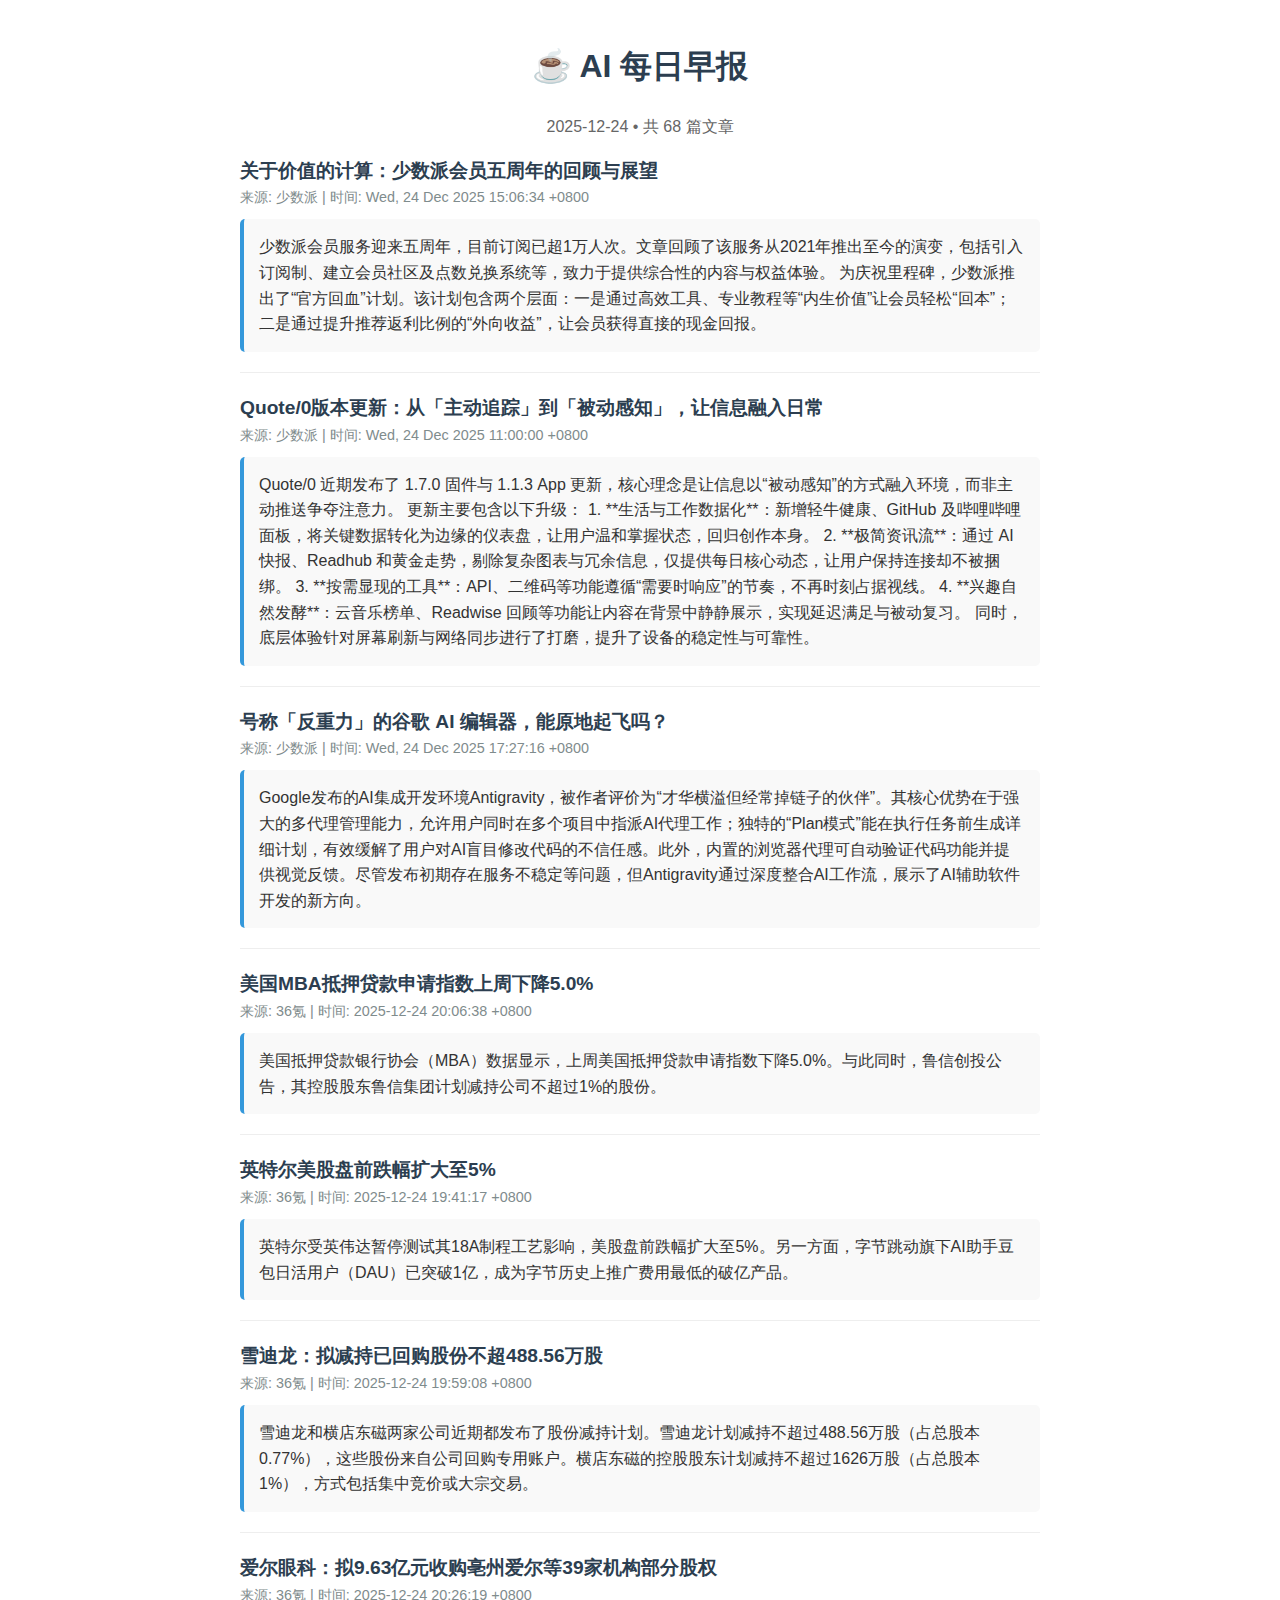
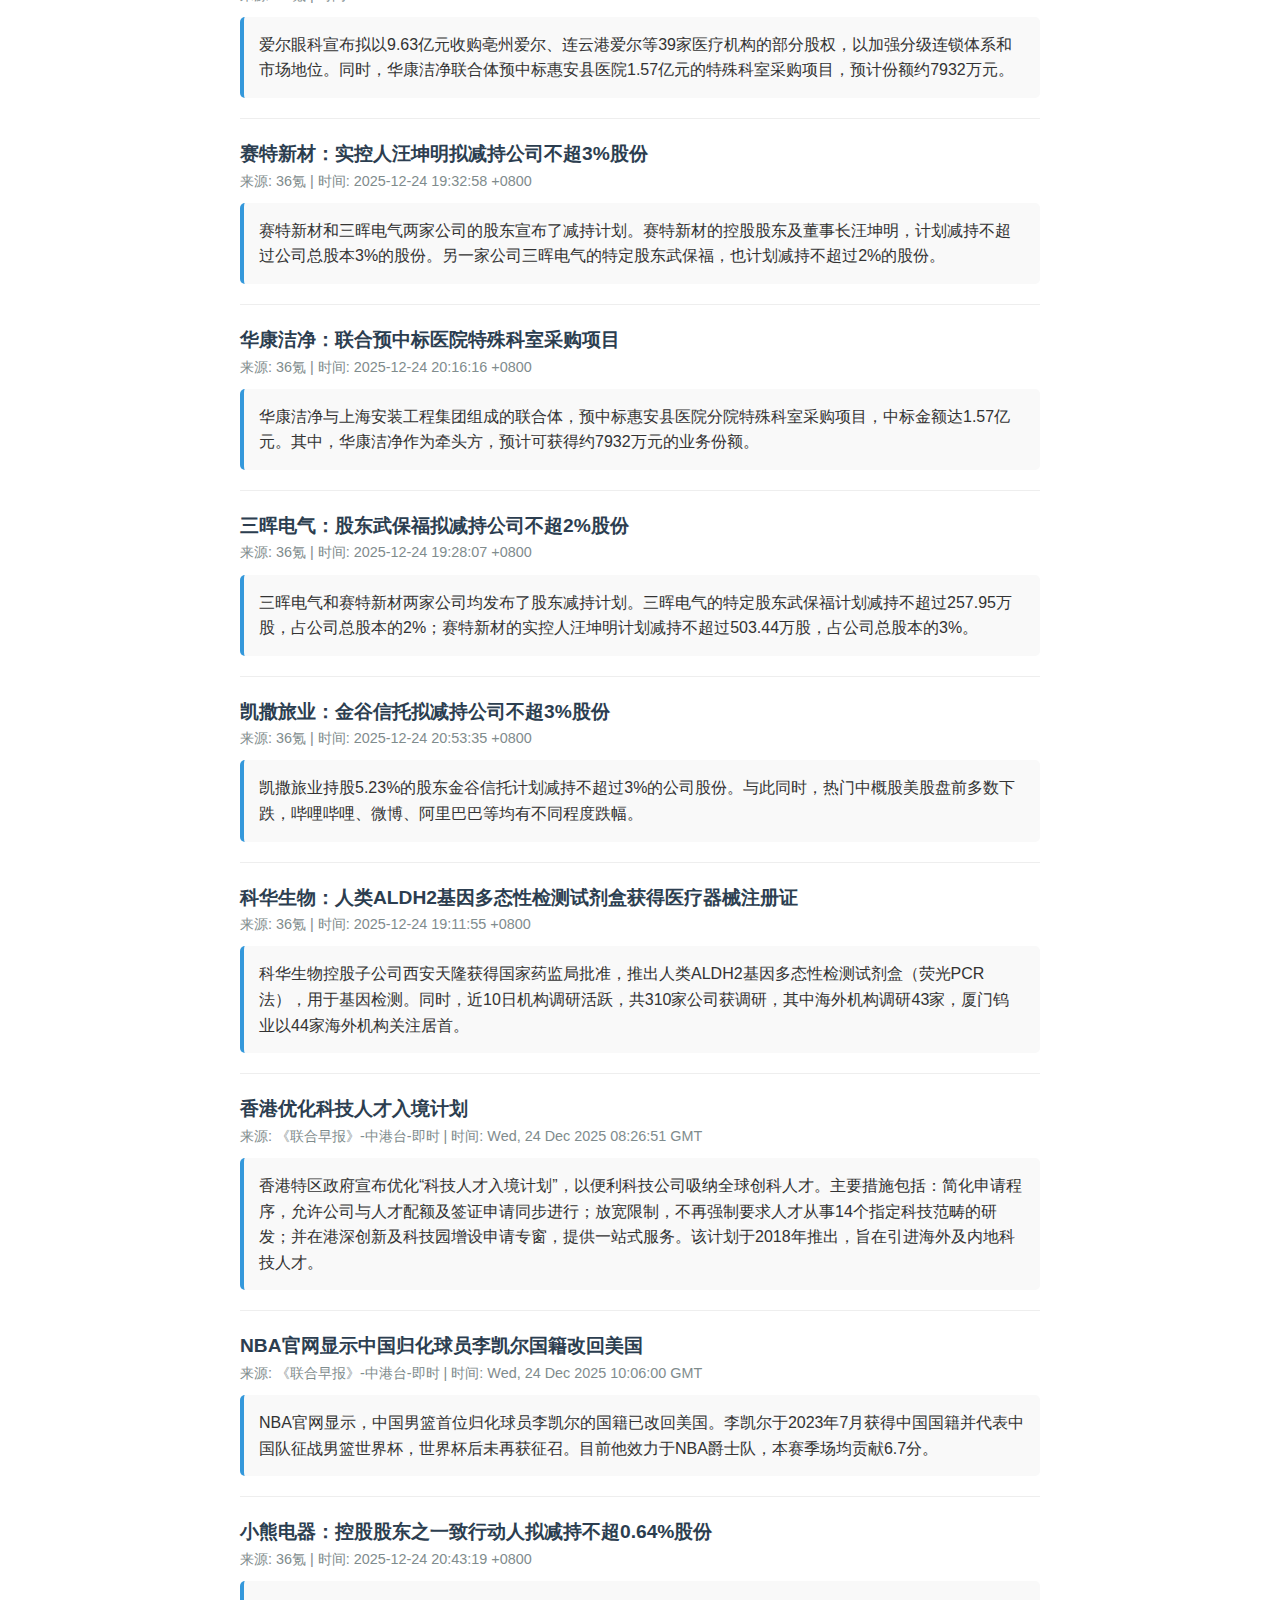
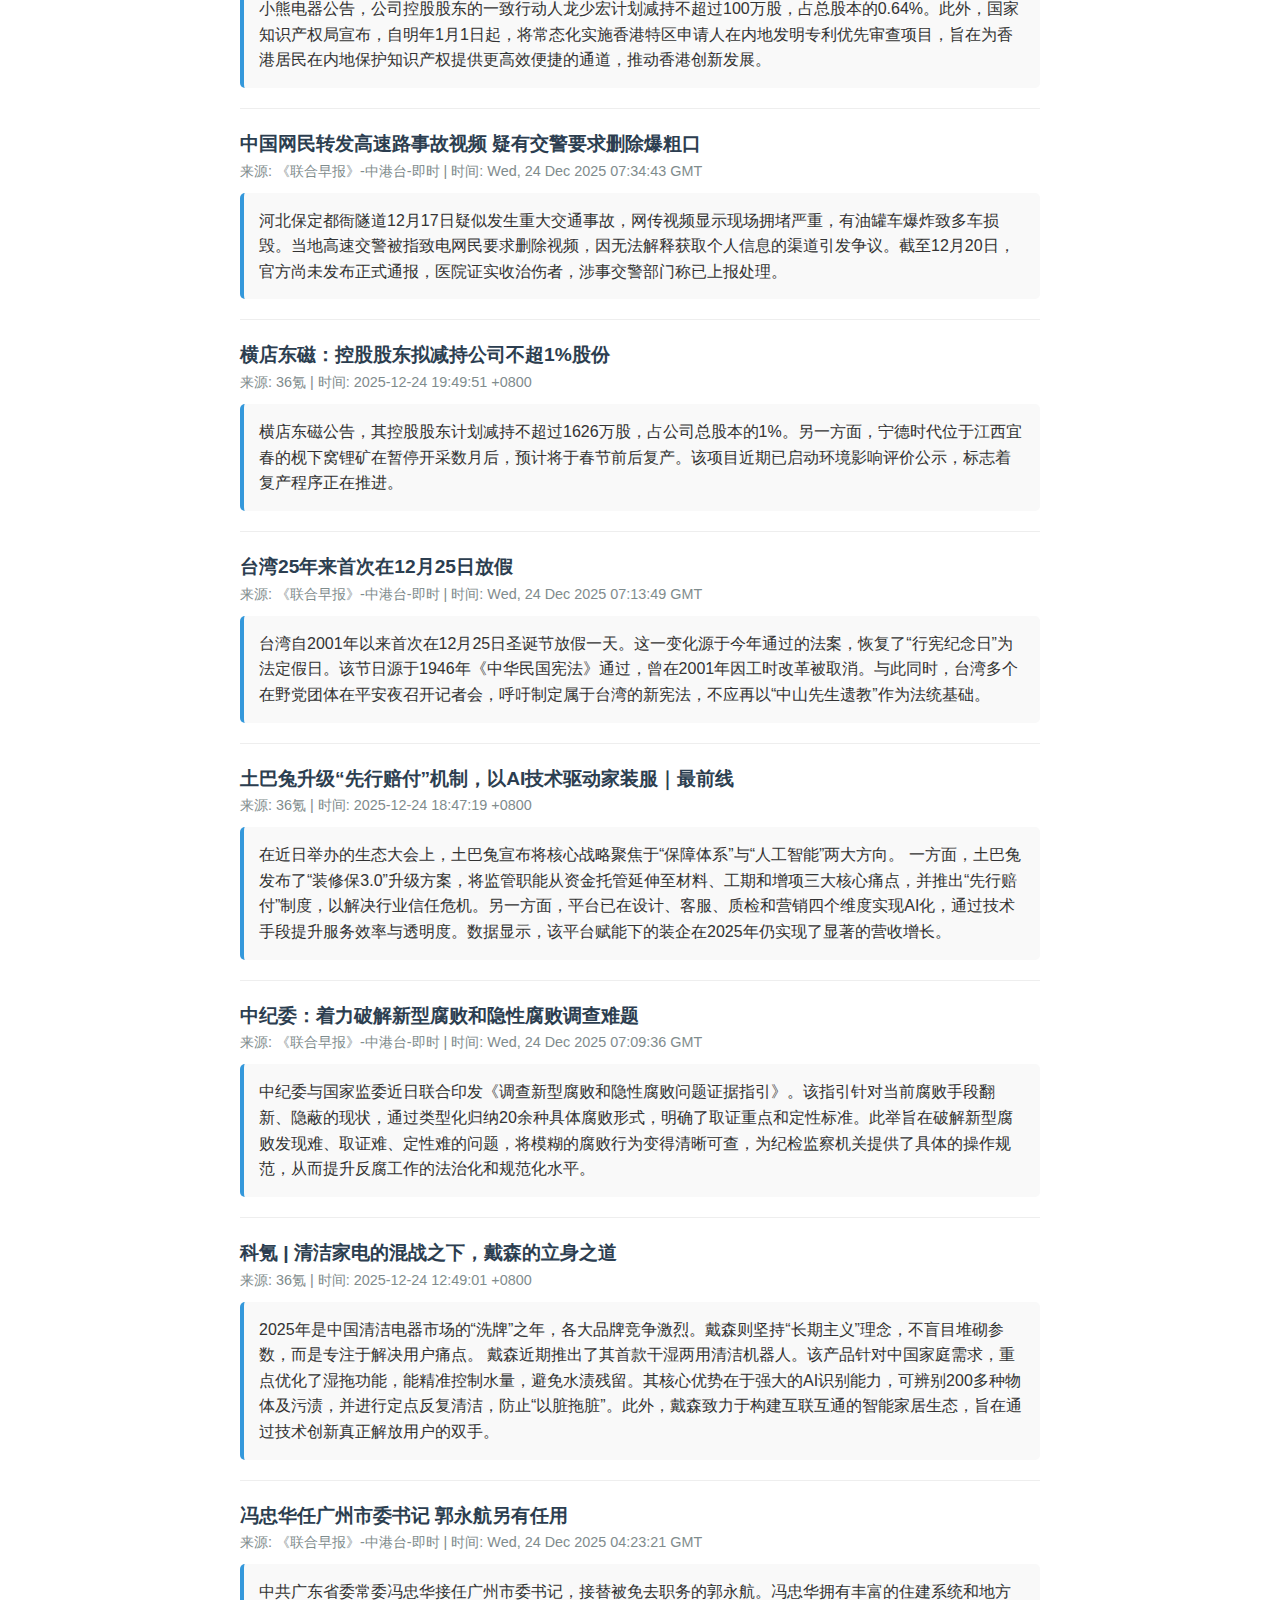
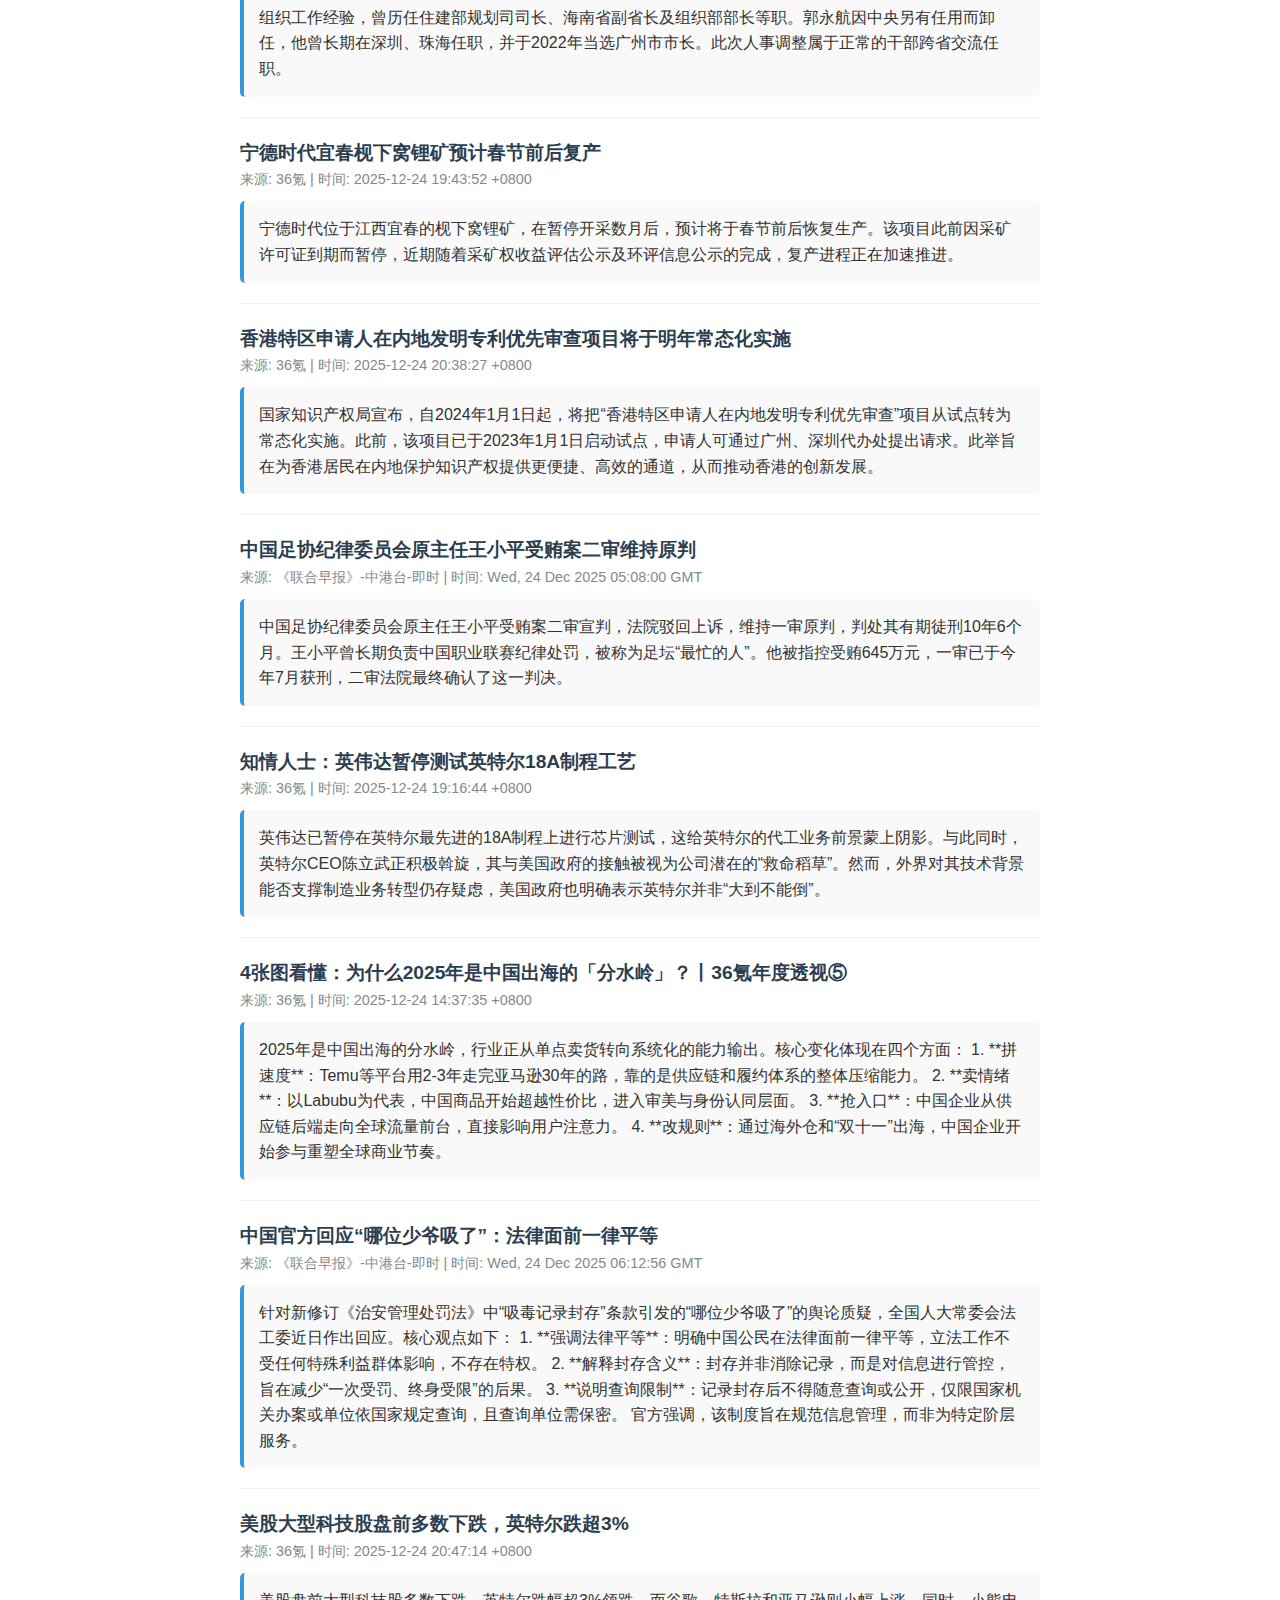
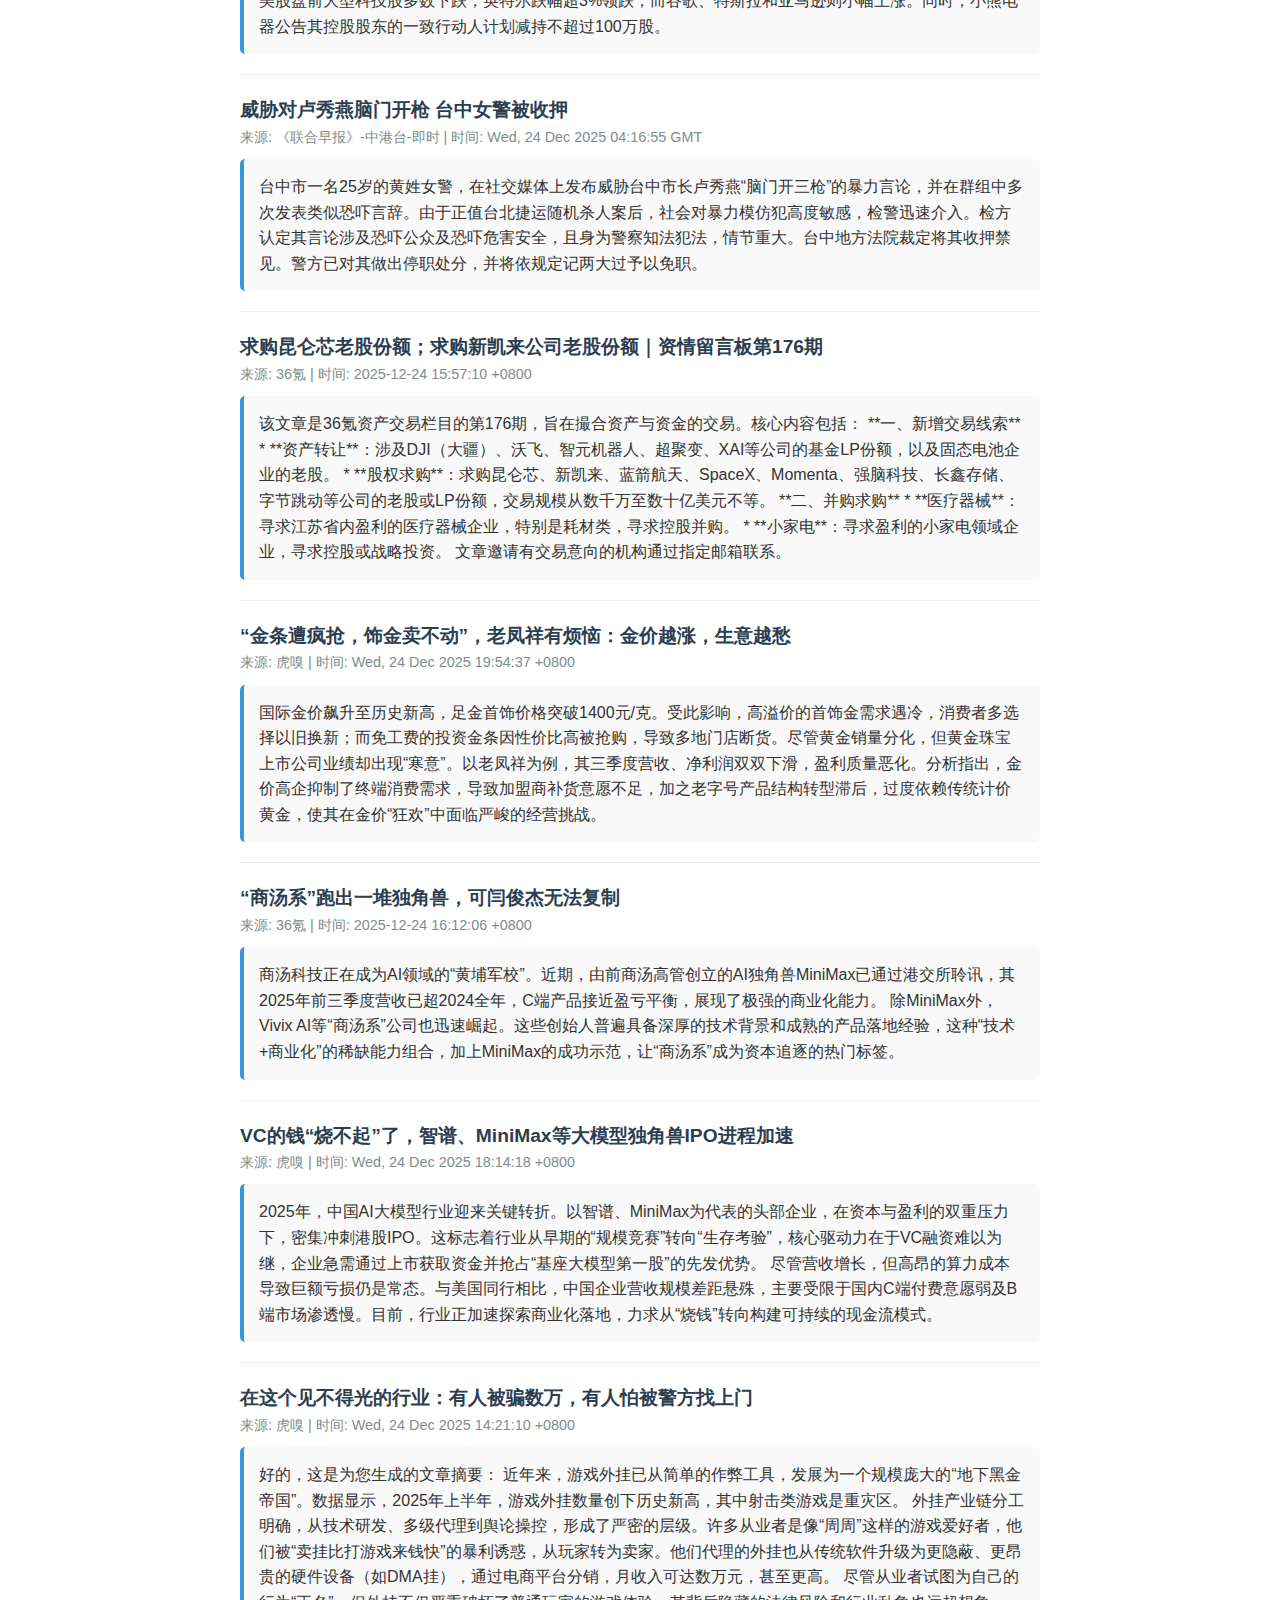
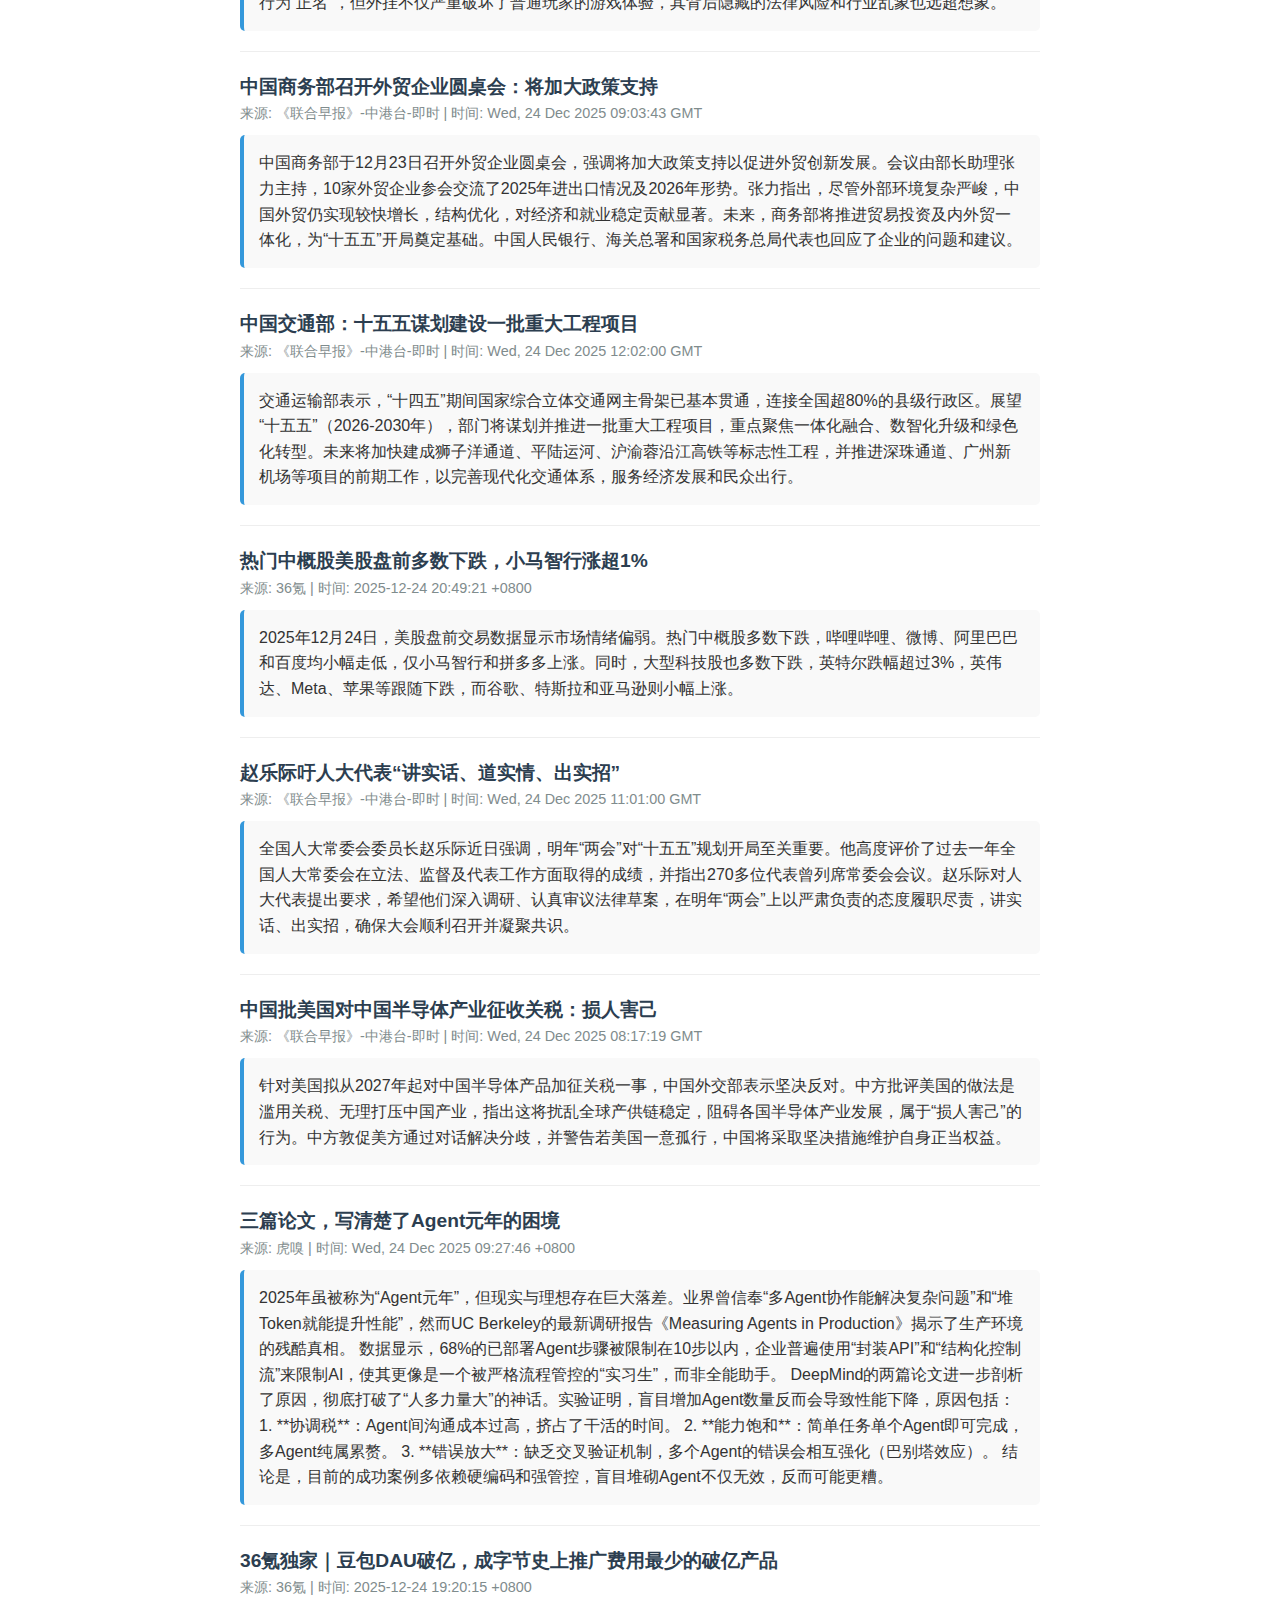
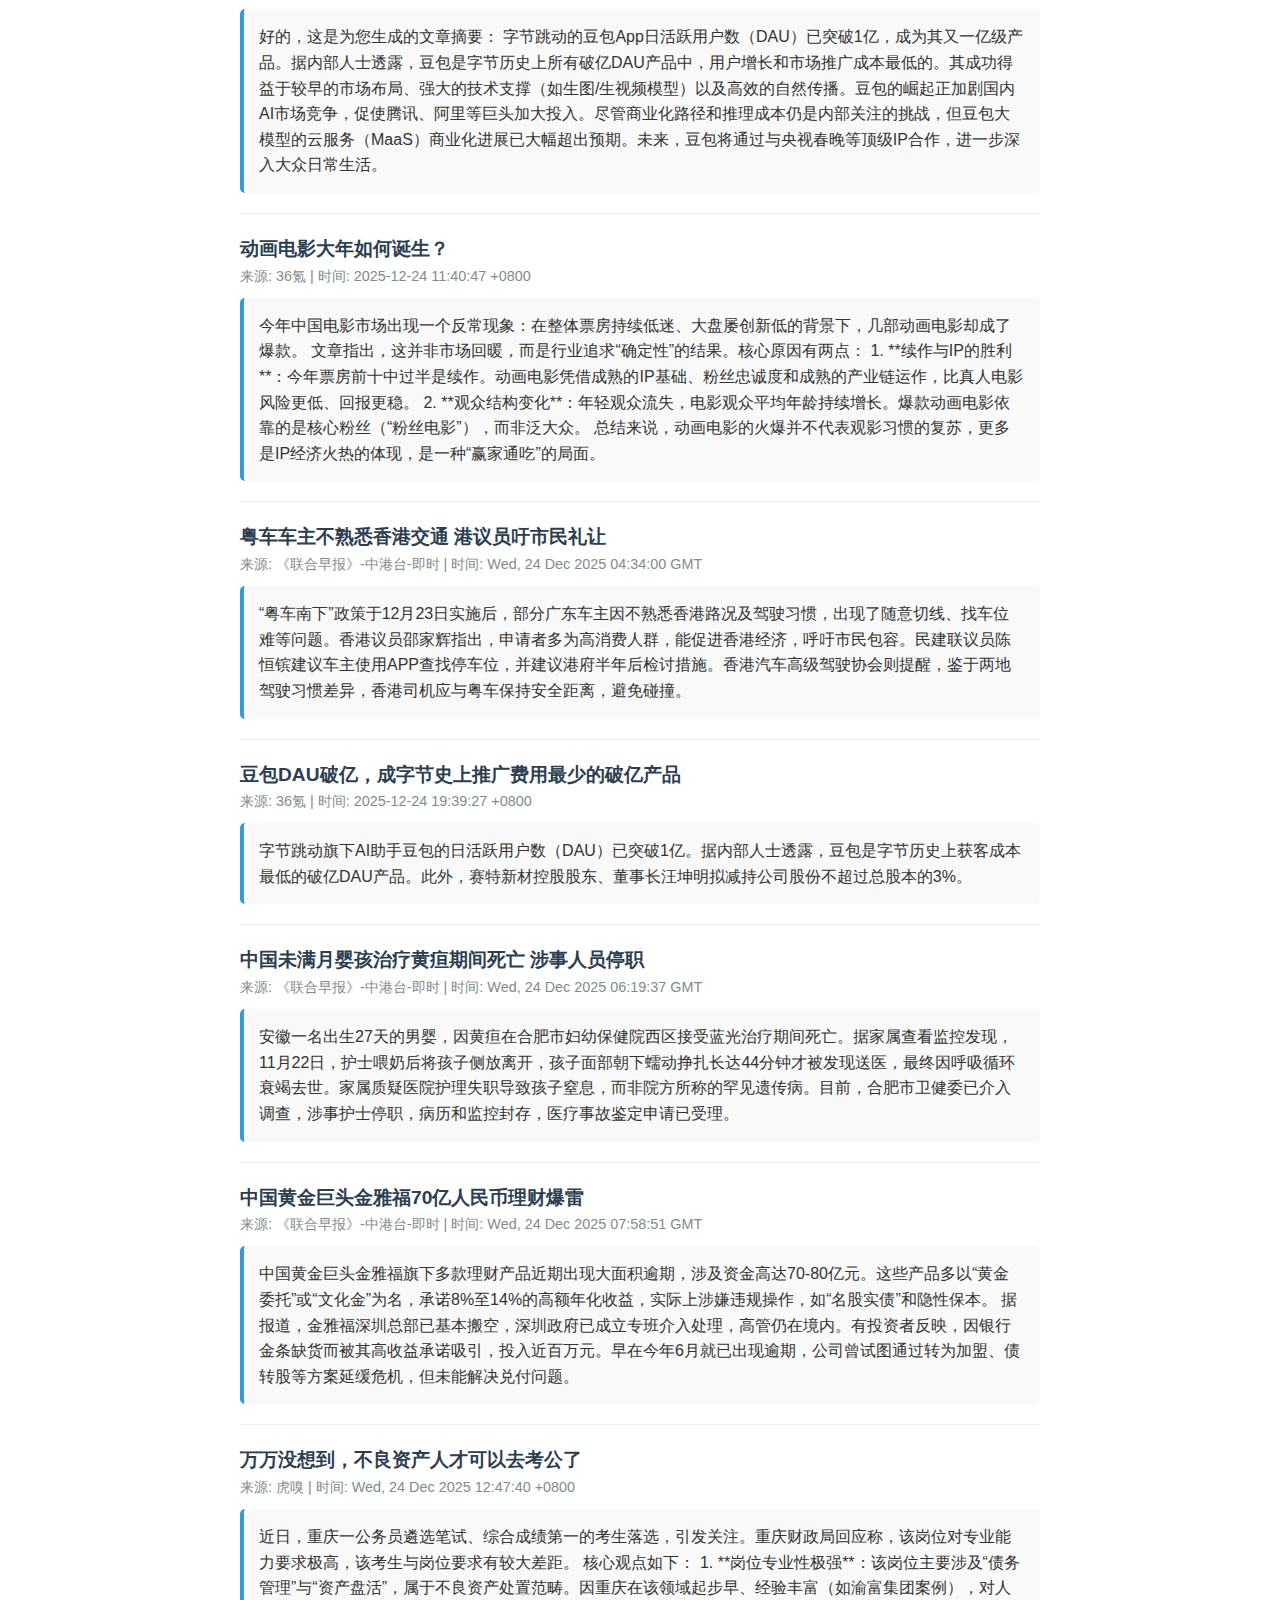
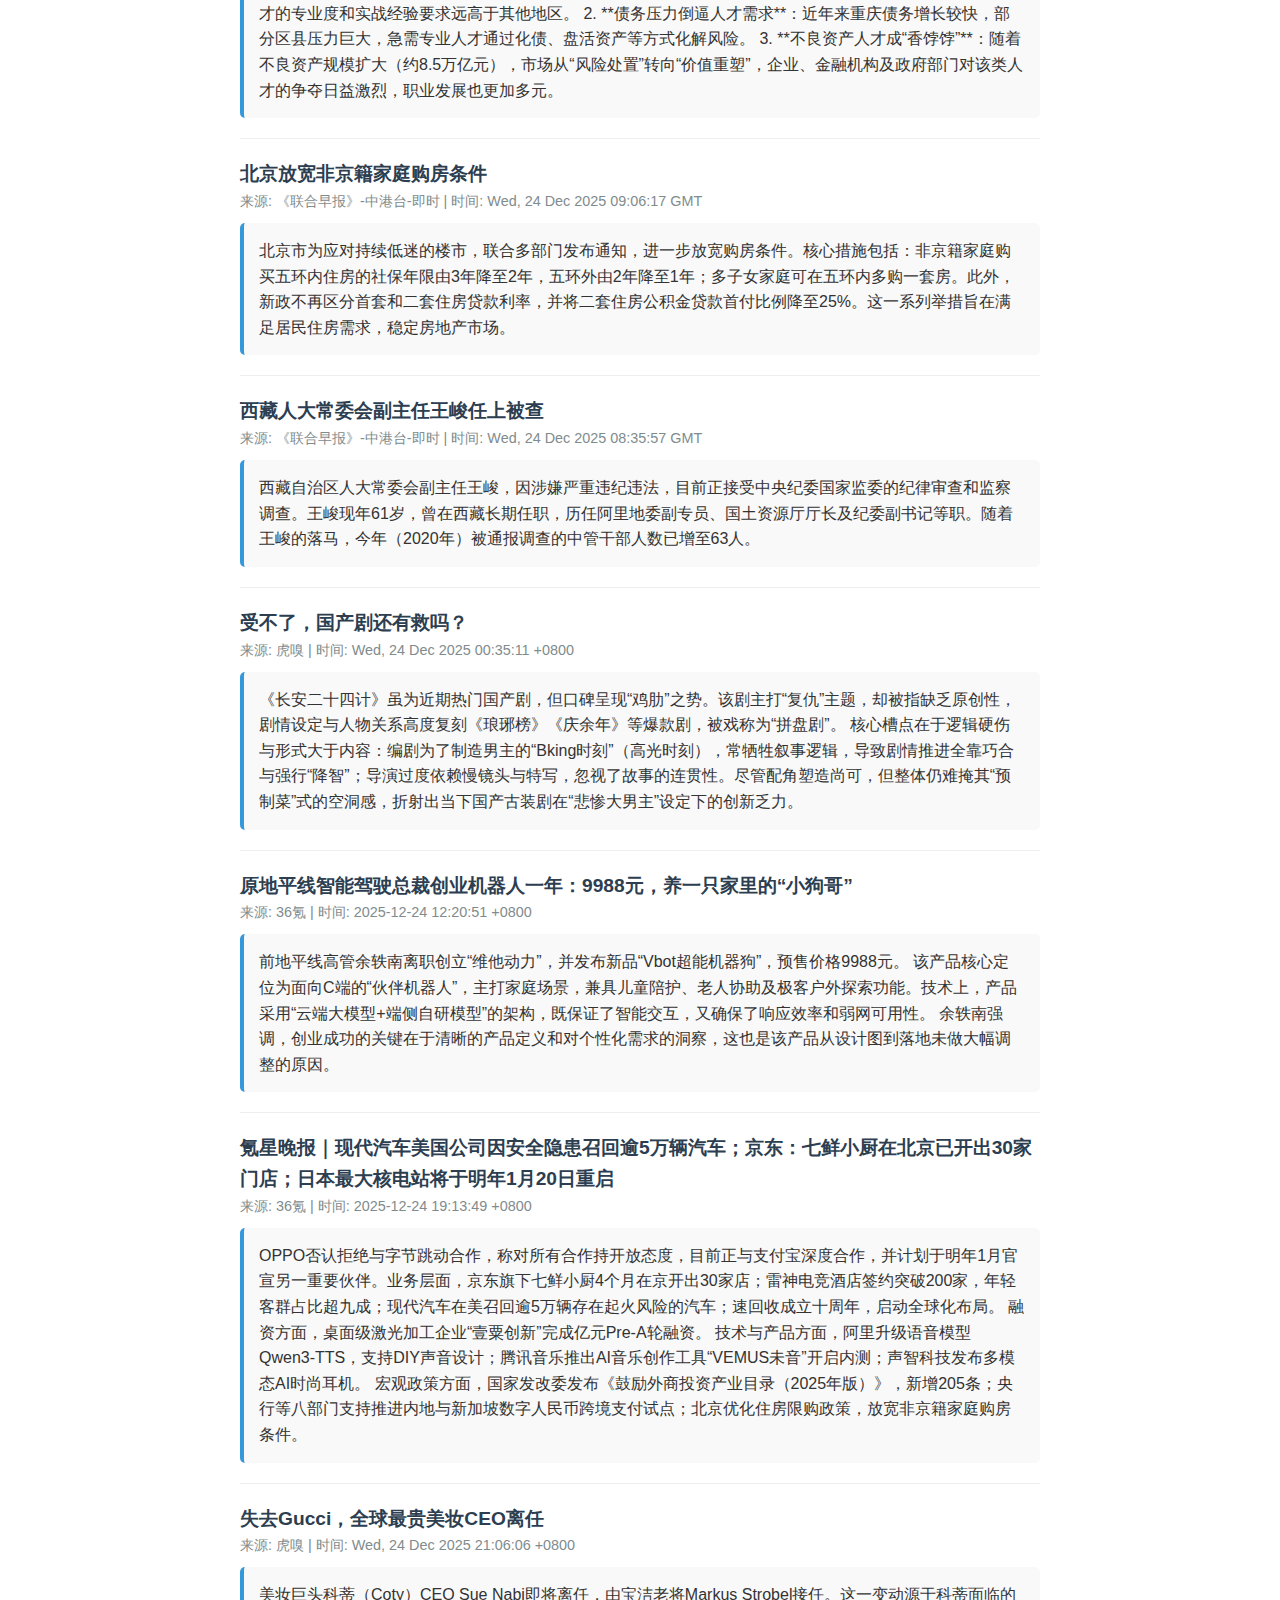
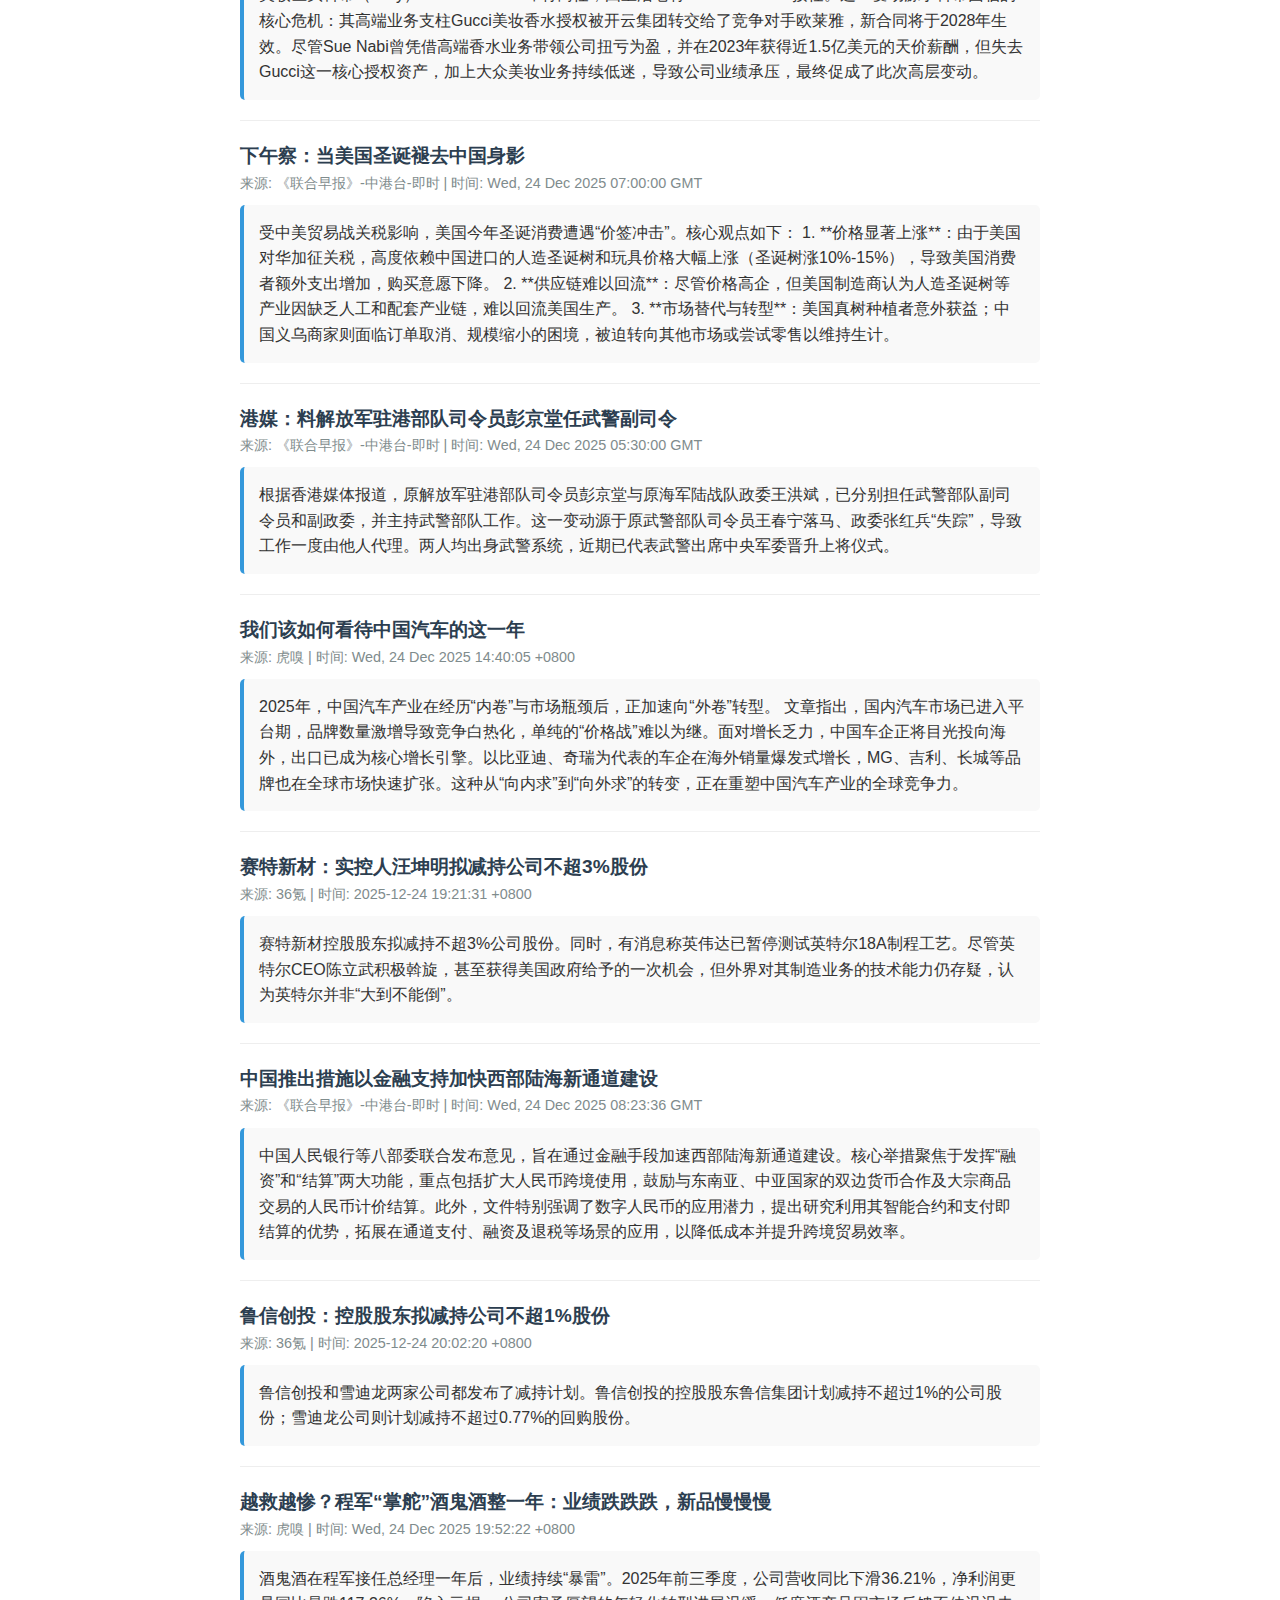
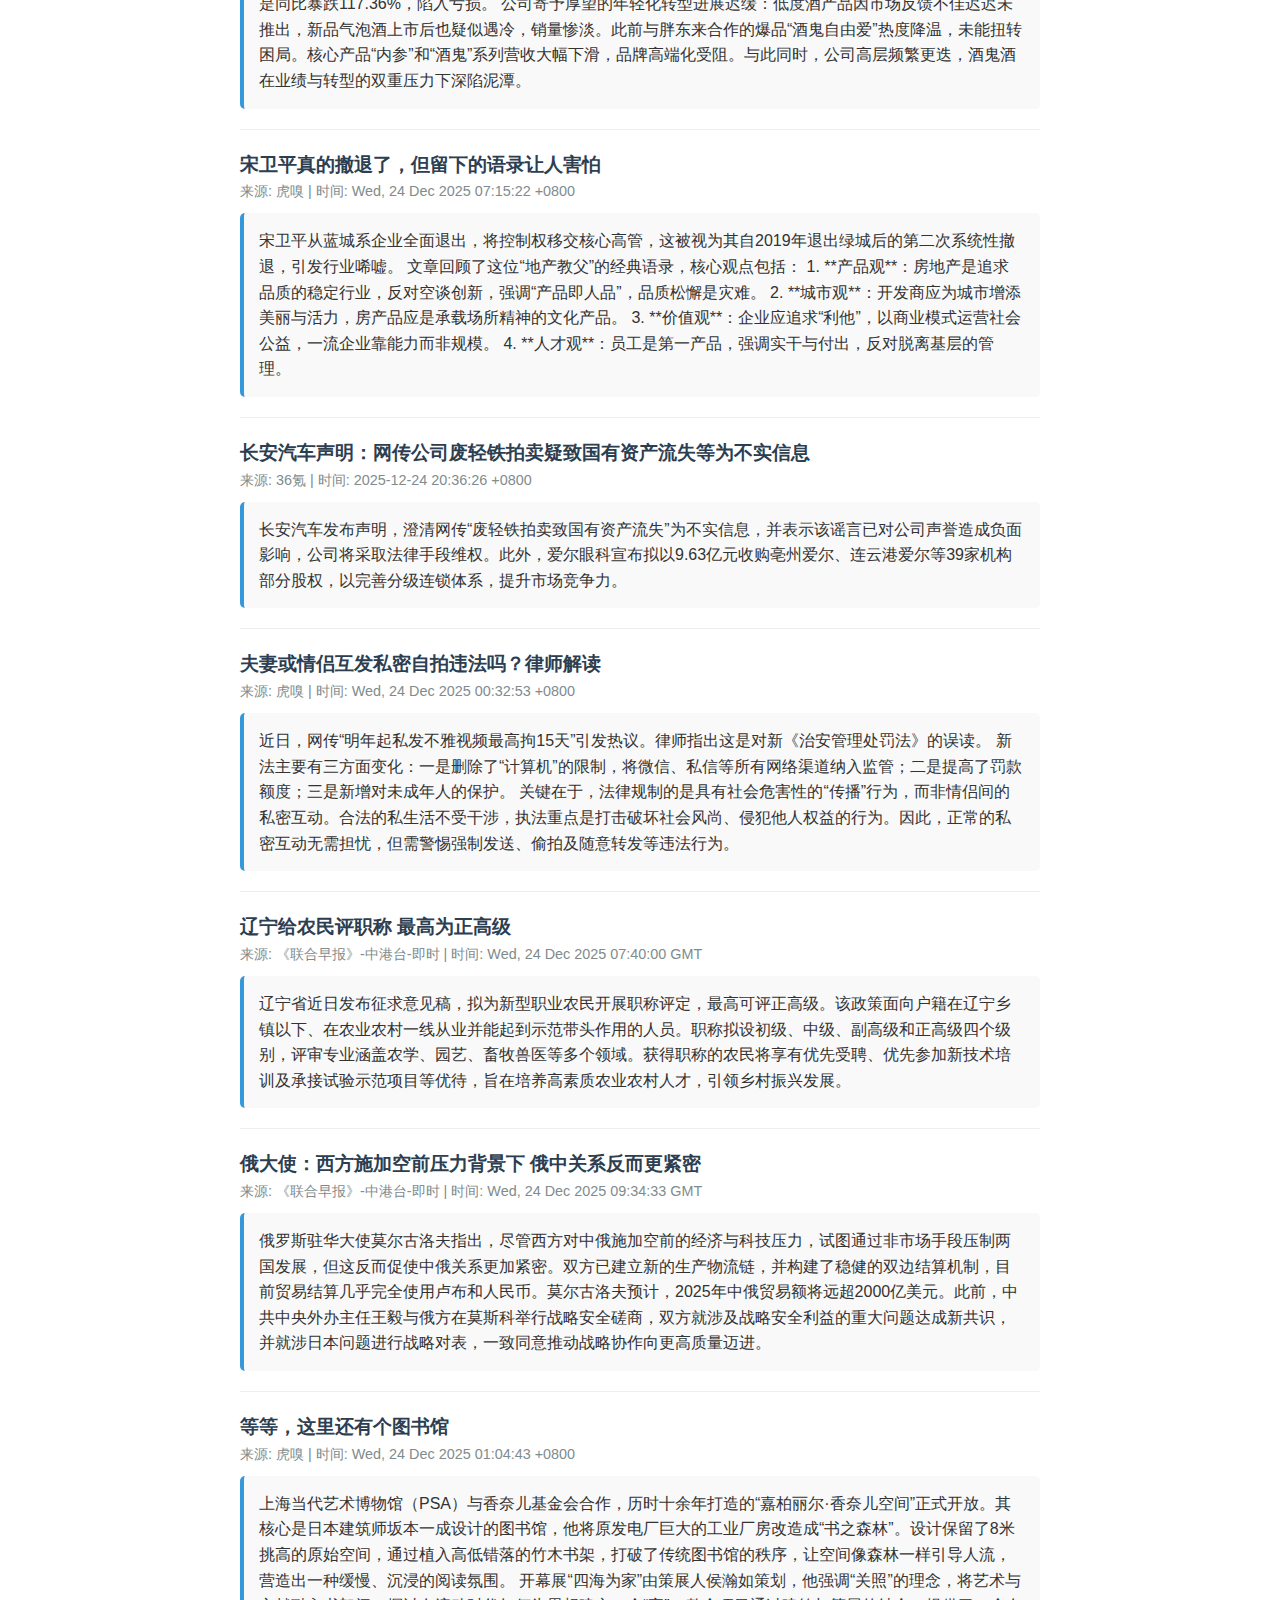
<file: morning_report.html>
<!DOCTYPE html>
<html>
<head>
    <meta charset="UTF-8">
    <title>AI 每日早报</title>
    <style>
        body { font-family: -apple-system, BlinkMacSystemFont, "Segoe UI", Roboto, Helvetica, Arial, sans-serif; max-width: 800px; margin: 0 auto; padding: 20px; line-height: 1.6; color: #333; }
        .article { border-bottom: 1px solid #eee; padding-bottom: 20px; margin-bottom: 20px; }
        .title { font-size: 1.2em; font-weight: bold; color: #2c3e50; text-decoration: none; }
        .meta { font-size: 0.9em; color: #7f8c8d; margin-bottom: 10px; }
        .summary { background-color: #f9f9f9; padding: 15px; border-radius: 5px; border-left: 4px solid #3498db; }
        h1 { text-align: center; color: #2c3e50; }
    </style>
</head>
<body>
    <h1>☕️ AI 每日早报</h1>
    <p style="text-align:center; color:#666;">2025-12-24 • 共 68 篇文章</p>
    
    
    <div class="article">
        <a href="https://sspai.com/post/104517" class="title" target="_blank">关于价值的计算：少数派会员五周年的回顾与展望</a>
        <div class="meta">来源: 少数派 | 时间: Wed, 24 Dec 2025 15:06:34 &#43;0800</div>
        <div class="summary">少数派会员服务迎来五周年，目前订阅已超1万人次。文章回顾了该服务从2021年推出至今的演变，包括引入订阅制、建立会员社区及点数兑换系统等，致力于提供综合性的内容与权益体验。

为庆祝里程碑，少数派推出了“官方回血”计划。该计划包含两个层面：一是通过高效工具、专业教程等“内生价值”让会员轻松“回本”；二是通过提升推荐返利比例的“外向收益”，让会员获得直接的现金回报。</div>
    </div>
    
    <div class="article">
        <a href="https://sspai.com/post/104809" class="title" target="_blank">Quote/0版本更新：从「主动追踪」到「被动感知」，让信息融入日常</a>
        <div class="meta">来源: 少数派 | 时间: Wed, 24 Dec 2025 11:00:00 &#43;0800</div>
        <div class="summary">Quote/0 近期发布了 1.7.0 固件与 1.1.3 App 更新，核心理念是让信息以“被动感知”的方式融入环境，而非主动推送争夺注意力。

更新主要包含以下升级：
1.  **生活与工作数据化**：新增轻牛健康、GitHub 及哔哩哔哩面板，将关键数据转化为边缘的仪表盘，让用户温和掌握状态，回归创作本身。
2.  **极简资讯流**：通过 AI 快报、Readhub 和黄金走势，剔除复杂图表与冗余信息，仅提供每日核心动态，让用户保持连接却不被捆绑。
3.  **按需显现的工具**：API、二维码等功能遵循“需要时响应”的节奏，不再时刻占据视线。
4.  **兴趣自然发酵**：云音乐榜单、Readwise 回顾等功能让内容在背景中静静展示，实现延迟满足与被动复习。

同时，底层体验针对屏幕刷新与网络同步进行了打磨，提升了设备的稳定性与可靠性。</div>
    </div>
    
    <div class="article">
        <a href="https://sspai.com/post/104769" class="title" target="_blank">号称「反重力」的谷歌 AI 编辑器，能原地起飞吗？</a>
        <div class="meta">来源: 少数派 | 时间: Wed, 24 Dec 2025 17:27:16 &#43;0800</div>
        <div class="summary">Google发布的AI集成开发环境Antigravity，被作者评价为“才华横溢但经常掉链子的伙伴”。其核心优势在于强大的多代理管理能力，允许用户同时在多个项目中指派AI代理工作；独特的“Plan模式”能在执行任务前生成详细计划，有效缓解了用户对AI盲目修改代码的不信任感。此外，内置的浏览器代理可自动验证代码功能并提供视觉反馈。尽管发布初期存在服务不稳定等问题，但Antigravity通过深度整合AI工作流，展示了AI辅助软件开发的新方向。</div>
    </div>
    
    <div class="article">
        <a href="https://36kr.com/newsflashes/3609493472052227?f=rss" class="title" target="_blank">美国MBA抵押贷款申请指数上周下降5.0%</a>
        <div class="meta">来源: 36氪 | 时间: 2025-12-24 20:06:38  &#43;0800</div>
        <div class="summary">美国抵押贷款银行协会（MBA）数据显示，上周美国抵押贷款申请指数下降5.0%。与此同时，鲁信创投公告，其控股股东鲁信集团计划减持公司不超过1%的股份。</div>
    </div>
    
    <div class="article">
        <a href="https://36kr.com/newsflashes/3609468564718852?f=rss" class="title" target="_blank">英特尔美股盘前跌幅扩大至5%</a>
        <div class="meta">来源: 36氪 | 时间: 2025-12-24 19:41:17  &#43;0800</div>
        <div class="summary">英特尔受英伟达暂停测试其18A制程工艺影响，美股盘前跌幅扩大至5%。另一方面，字节跳动旗下AI助手豆包日活用户（DAU）已突破1亿，成为字节历史上推广费用最低的破亿产品。</div>
    </div>
    
    <div class="article">
        <a href="https://36kr.com/newsflashes/3609486100579586?f=rss" class="title" target="_blank">雪迪龙：拟减持已回购股份不超488.56万股</a>
        <div class="meta">来源: 36氪 | 时间: 2025-12-24 19:59:08  &#43;0800</div>
        <div class="summary">雪迪龙和横店东磁两家公司近期都发布了股份减持计划。雪迪龙计划减持不超过488.56万股（占总股本0.77%），这些股份来自公司回购专用账户。横店东磁的控股股东计划减持不超过1626万股（占总股本1%），方式包括集中竞价或大宗交易。</div>
    </div>
    
    <div class="article">
        <a href="https://36kr.com/newsflashes/3609512822768896?f=rss" class="title" target="_blank">爱尔眼科：拟9.63亿元收购亳州爱尔等39家机构部分股权</a>
        <div class="meta">来源: 36氪 | 时间: 2025-12-24 20:26:19  &#43;0800</div>
        <div class="summary">爱尔眼科宣布拟以9.63亿元收购亳州爱尔、连云港爱尔等39家医疗机构的部分股权，以加强分级连锁体系和市场地位。同时，华康洁净联合体预中标惠安县医院1.57亿元的特殊科室采购项目，预计份额约7932万元。</div>
    </div>
    
    <div class="article">
        <a href="https://36kr.com/newsflashes/3609460379173894?f=rss" class="title" target="_blank">赛特新材：实控人汪坤明拟减持公司不超3%股份</a>
        <div class="meta">来源: 36氪 | 时间: 2025-12-24 19:32:58  &#43;0800</div>
        <div class="summary">赛特新材和三晖电气两家公司的股东宣布了减持计划。赛特新材的控股股东及董事长汪坤明，计划减持不超过公司总股本3%的股份。另一家公司三晖电气的特定股东武保福，也计划减持不超过2%的股份。</div>
    </div>
    
    <div class="article">
        <a href="https://36kr.com/newsflashes/3609502946002180?f=rss" class="title" target="_blank">华康洁净：联合预中标医院特殊科室采购项目</a>
        <div class="meta">来源: 36氪 | 时间: 2025-12-24 20:16:16  &#43;0800</div>
        <div class="summary">华康洁净与上海安装工程集团组成的联合体，预中标惠安县医院分院特殊科室采购项目，中标金额达1.57亿元。其中，华康洁净作为牵头方，预计可获得约7932万元的业务份额。</div>
    </div>
    
    <div class="article">
        <a href="https://36kr.com/newsflashes/3609455621309697?f=rss" class="title" target="_blank">三晖电气：股东武保福拟减持公司不超2%股份</a>
        <div class="meta">来源: 36氪 | 时间: 2025-12-24 19:28:07  &#43;0800</div>
        <div class="summary">三晖电气和赛特新材两家公司均发布了股东减持计划。三晖电气的特定股东武保福计划减持不超过257.95万股，占公司总股本的2%；赛特新材的实控人汪坤明计划减持不超过503.44万股，占公司总股本的3%。</div>
    </div>
    
    <div class="article">
        <a href="https://36kr.com/newsflashes/3609539625485316?f=rss" class="title" target="_blank">凯撒旅业：金谷信托拟减持公司不超3%股份</a>
        <div class="meta">来源: 36氪 | 时间: 2025-12-24 20:53:35  &#43;0800</div>
        <div class="summary">凯撒旅业持股5.23%的股东金谷信托计划减持不超过3%的公司股份。与此同时，热门中概股美股盘前多数下跌，哔哩哔哩、微博、阿里巴巴等均有不同程度跌幅。</div>
    </div>
    
    <div class="article">
        <a href="https://36kr.com/newsflashes/3609439687689473?f=rss" class="title" target="_blank">科华生物：人类ALDH2基因多态性检测试剂盒获得医疗器械注册证</a>
        <div class="meta">来源: 36氪 | 时间: 2025-12-24 19:11:55  &#43;0800</div>
        <div class="summary">科华生物控股子公司西安天隆获得国家药监局批准，推出人类ALDH2基因多态性检测试剂盒（荧光PCR法），用于基因检测。同时，近10日机构调研活跃，共310家公司获调研，其中海外机构调研43家，厦门钨业以44家海外机构关注居首。</div>
    </div>
    
    <div class="article">
        <a href="https://www.zaobao.com/realtime/china/story20251224-8011162" class="title" target="_blank">香港优化科技人才入境计划</a>
        <div class="meta">来源: 《联合早报》-中港台-即时 | 时间: Wed, 24 Dec 2025 08:26:51 GMT</div>
        <div class="summary">香港特区政府宣布优化“科技人才入境计划”，以便利科技公司吸纳全球创科人才。主要措施包括：简化申请程序，允许公司与人才配额及签证申请同步进行；放宽限制，不再强制要求人才从事14个指定科技范畴的研发；并在港深创新及科技园增设申请专窗，提供一站式服务。该计划于2018年推出，旨在引进海外及内地科技人才。</div>
    </div>
    
    <div class="article">
        <a href="https://www.zaobao.com/realtime/china/story20251224-8009273" class="title" target="_blank">NBA官网显示中国归化球员李凯尔国籍改回美国</a>
        <div class="meta">来源: 《联合早报》-中港台-即时 | 时间: Wed, 24 Dec 2025 10:06:00 GMT</div>
        <div class="summary">NBA官网显示，中国男篮首位归化球员李凯尔的国籍已改回美国。李凯尔于2023年7月获得中国国籍并代表中国队征战男篮世界杯，世界杯后未再获征召。目前他效力于NBA爵士队，本赛季场均贡献6.7分。</div>
    </div>
    
    <div class="article">
        <a href="https://36kr.com/newsflashes/3609529541166085?f=rss" class="title" target="_blank">小熊电器：控股股东之一致行动人拟减持不超0.64%股份</a>
        <div class="meta">来源: 36氪 | 时间: 2025-12-24 20:43:19  &#43;0800</div>
        <div class="summary">小熊电器公告，公司控股股东的一致行动人龙少宏计划减持不超过100万股，占总股本的0.64%。此外，国家知识产权局宣布，自明年1月1日起，将常态化实施香港特区申请人在内地发明专利优先审查项目，旨在为香港居民在内地保护知识产权提供更高效便捷的通道，推动香港创新发展。</div>
    </div>
    
    <div class="article">
        <a href="https://www.zaobao.com/realtime/china/story20251224-8010647" class="title" target="_blank">中国网民转发高速路事故视频 疑有交警要求删除爆粗口</a>
        <div class="meta">来源: 《联合早报》-中港台-即时 | 时间: Wed, 24 Dec 2025 07:34:43 GMT</div>
        <div class="summary">河北保定都衙隧道12月17日疑似发生重大交通事故，网传视频显示现场拥堵严重，有油罐车爆炸致多车损毁。当地高速交警被指致电网民要求删除视频，因无法解释获取个人信息的渠道引发争议。截至12月20日，官方尚未发布正式通报，医院证实收治伤者，涉事交警部门称已上报处理。</div>
    </div>
    
    <div class="article">
        <a href="https://36kr.com/newsflashes/3609476986242052?f=rss" class="title" target="_blank">横店东磁：控股股东拟减持公司不超1%股份</a>
        <div class="meta">来源: 36氪 | 时间: 2025-12-24 19:49:51  &#43;0800</div>
        <div class="summary">横店东磁公告，其控股股东计划减持不超过1626万股，占公司总股本的1%。另一方面，宁德时代位于江西宜春的枧下窝锂矿在暂停开采数月后，预计将于春节前后复产。该项目近期已启动环境影响评价公示，标志着复产程序正在推进。</div>
    </div>
    
    <div class="article">
        <a href="https://www.zaobao.com/realtime/china/story20251224-8010619" class="title" target="_blank">台湾25年来首次在12月25日放假</a>
        <div class="meta">来源: 《联合早报》-中港台-即时 | 时间: Wed, 24 Dec 2025 07:13:49 GMT</div>
        <div class="summary">台湾自2001年以来首次在12月25日圣诞节放假一天。这一变化源于今年通过的法案，恢复了“行宪纪念日”为法定假日。该节日源于1946年《中华民国宪法》通过，曾在2001年因工时改革被取消。与此同时，台湾多个在野党团体在平安夜召开记者会，呼吁制定属于台湾的新宪法，不应再以“中山先生遗教”作为法统基础。</div>
    </div>
    
    <div class="article">
        <a href="https://36kr.com/p/3609414967690496?f=rss" class="title" target="_blank">土巴兔升级“先行赔付”机制，以AI技术驱动家装服｜最前线</a>
        <div class="meta">来源: 36氪 | 时间: 2025-12-24 18:47:19  &#43;0800</div>
        <div class="summary">在近日举办的生态大会上，土巴兔宣布将核心战略聚焦于“保障体系”与“人工智能”两大方向。

一方面，土巴兔发布了“装修保3.0”升级方案，将监管职能从资金托管延伸至材料、工期和增项三大核心痛点，并推出“先行赔付”制度，以解决行业信任危机。另一方面，平台已在设计、客服、质检和营销四个维度实现AI化，通过技术手段提升服务效率与透明度。数据显示，该平台赋能下的装企在2025年仍实现了显著的营收增长。</div>
    </div>
    
    <div class="article">
        <a href="https://www.zaobao.com/realtime/china/story20251224-8010616" class="title" target="_blank">中纪委：着力破解新型腐败和隐性腐败调查难题</a>
        <div class="meta">来源: 《联合早报》-中港台-即时 | 时间: Wed, 24 Dec 2025 07:09:36 GMT</div>
        <div class="summary">中纪委与国家监委近日联合印发《调查新型腐败和隐性腐败问题证据指引》。该指引针对当前腐败手段翻新、隐蔽的现状，通过类型化归纳20余种具体腐败形式，明确了取证重点和定性标准。此举旨在破解新型腐败发现难、取证难、定性难的问题，将模糊的腐败行为变得清晰可查，为纪检监察机关提供了具体的操作规范，从而提升反腐工作的法治化和规范化水平。</div>
    </div>
    
    <div class="article">
        <a href="https://36kr.com/p/3609062999491588?f=rss" class="title" target="_blank">科氪 | 清洁家电的混战之下，戴森的立身之道</a>
        <div class="meta">来源: 36氪 | 时间: 2025-12-24 12:49:01  &#43;0800</div>
        <div class="summary">2025年是中国清洁电器市场的“洗牌”之年，各大品牌竞争激烈。戴森则坚持“长期主义”理念，不盲目堆砌参数，而是专注于解决用户痛点。

戴森近期推出了其首款干湿两用清洁机器人。该产品针对中国家庭需求，重点优化了湿拖功能，能精准控制水量，避免水渍残留。其核心优势在于强大的AI识别能力，可辨别200多种物体及污渍，并进行定点反复清洁，防止“以脏拖脏”。此外，戴森致力于构建互联互通的智能家居生态，旨在通过技术创新真正解放用户的双手。</div>
    </div>
    
    <div class="article">
        <a href="https://www.zaobao.com/realtime/china/story20251224-8009458" class="title" target="_blank">冯忠华任广州市委书记 郭永航另有任用</a>
        <div class="meta">来源: 《联合早报》-中港台-即时 | 时间: Wed, 24 Dec 2025 04:23:21 GMT</div>
        <div class="summary">中共广东省委常委冯忠华接任广州市委书记，接替被免去职务的郭永航。冯忠华拥有丰富的住建系统和地方组织工作经验，曾历任住建部规划司司长、海南省副省长及组织部部长等职。郭永航因中央另有任用而卸任，他曾长期在深圳、珠海任职，并于2022年当选广州市市长。此次人事调整属于正常的干部跨省交流任职。</div>
    </div>
    
    <div class="article">
        <a href="https://36kr.com/newsflashes/3609471097292034?f=rss" class="title" target="_blank">宁德时代宜春枧下窝锂矿预计春节前后复产</a>
        <div class="meta">来源: 36氪 | 时间: 2025-12-24 19:43:52  &#43;0800</div>
        <div class="summary">宁德时代位于江西宜春的枧下窝锂矿，在暂停开采数月后，预计将于春节前后恢复生产。该项目此前因采矿许可证到期而暂停，近期随着采矿权收益评估公示及环评信息公示的完成，复产进程正在加速推进。</div>
    </div>
    
    <div class="article">
        <a href="https://36kr.com/newsflashes/3609524763657479?f=rss" class="title" target="_blank">香港特区申请人在内地发明专利优先审查项目将于明年常态化实施</a>
        <div class="meta">来源: 36氪 | 时间: 2025-12-24 20:38:27  &#43;0800</div>
        <div class="summary">国家知识产权局宣布，自2024年1月1日起，将把“香港特区申请人在内地发明专利优先审查”项目从试点转为常态化实施。此前，该项目已于2023年1月1日启动试点，申请人可通过广州、深圳代办处提出请求。此举旨在为香港居民在内地保护知识产权提供更便捷、高效的通道，从而推动香港的创新发展。</div>
    </div>
    
    <div class="article">
        <a href="https://www.zaobao.com/realtime/china/story20251224-8008750" class="title" target="_blank">中国足协纪律委员会原主任王小平受贿案二审维持原判</a>
        <div class="meta">来源: 《联合早报》-中港台-即时 | 时间: Wed, 24 Dec 2025 05:08:00 GMT</div>
        <div class="summary">中国足协纪律委员会原主任王小平受贿案二审宣判，法院驳回上诉，维持一审原判，判处其有期徒刑10年6个月。王小平曾长期负责中国职业联赛纪律处罚，被称为足坛“最忙的人”。他被指控受贿645万元，一审已于今年7月获刑，二审法院最终确认了这一判决。</div>
    </div>
    
    <div class="article">
        <a href="https://36kr.com/newsflashes/3609444423763201?f=rss" class="title" target="_blank">知情人士：英伟达暂停测试英特尔18A制程工艺</a>
        <div class="meta">来源: 36氪 | 时间: 2025-12-24 19:16:44  &#43;0800</div>
        <div class="summary">英伟达已暂停在英特尔最先进的18A制程上进行芯片测试，这给英特尔的代工业务前景蒙上阴影。与此同时，英特尔CEO陈立武正积极斡旋，其与美国政府的接触被视为公司潜在的“救命稻草”。然而，外界对其技术背景能否支撑制造业务转型仍存疑虑，美国政府也明确表示英特尔并非“大到不能倒”。</div>
    </div>
    
    <div class="article">
        <a href="https://36kr.com/p/3609165493273862?f=rss" class="title" target="_blank">4张图看懂：为什么2025年是中国出海的「分水岭」？丨36氪年度透视⑤</a>
        <div class="meta">来源: 36氪 | 时间: 2025-12-24 14:37:35  &#43;0800</div>
        <div class="summary">2025年是中国出海的分水岭，行业正从单点卖货转向系统化的能力输出。核心变化体现在四个方面：
1.  **拼速度**：Temu等平台用2-3年走完亚马逊30年的路，靠的是供应链和履约体系的整体压缩能力。
2.  **卖情绪**：以Labubu为代表，中国商品开始超越性价比，进入审美与身份认同层面。
3.  **抢入口**：中国企业从供应链后端走向全球流量前台，直接影响用户注意力。
4.  **改规则**：通过海外仓和“双十一”出海，中国企业开始参与重塑全球商业节奏。</div>
    </div>
    
    <div class="article">
        <a href="https://www.zaobao.com/realtime/china/story20251224-8010162" class="title" target="_blank">中国官方回应“哪位少爷吸了”：法律面前一律平等</a>
        <div class="meta">来源: 《联合早报》-中港台-即时 | 时间: Wed, 24 Dec 2025 06:12:56 GMT</div>
        <div class="summary">针对新修订《治安管理处罚法》中“吸毒记录封存”条款引发的“哪位少爷吸了”的舆论质疑，全国人大常委会法工委近日作出回应。核心观点如下：

1.  **强调法律平等**：明确中国公民在法律面前一律平等，立法工作不受任何特殊利益群体影响，不存在特权。
2.  **解释封存含义**：封存并非消除记录，而是对信息进行管控，旨在减少“一次受罚、终身受限”的后果。
3.  **说明查询限制**：记录封存后不得随意查询或公开，仅限国家机关办案或单位依国家规定查询，且查询单位需保密。

官方强调，该制度旨在规范信息管理，而非为特定阶层服务。</div>
    </div>
    
    <div class="article">
        <a href="https://36kr.com/newsflashes/3609533387326727?f=rss" class="title" target="_blank">美股大型科技股盘前多数下跌，英特尔跌超3%</a>
        <div class="meta">来源: 36氪 | 时间: 2025-12-24 20:47:14  &#43;0800</div>
        <div class="summary">美股盘前大型科技股多数下跌，英特尔跌幅超3%领跌，而谷歌、特斯拉和亚马逊则小幅上涨。同时，小熊电器公告其控股股东的一致行动人计划减持不超过100万股。</div>
    </div>
    
    <div class="article">
        <a href="https://www.zaobao.com/realtime/china/story20251224-8009382" class="title" target="_blank">威胁对卢秀燕脑门开枪 台中女警被收押</a>
        <div class="meta">来源: 《联合早报》-中港台-即时 | 时间: Wed, 24 Dec 2025 04:16:55 GMT</div>
        <div class="summary">台中市一名25岁的黄姓女警，在社交媒体上发布威胁台中市长卢秀燕“脑门开三枪”的暴力言论，并在群组中多次发表类似恐吓言辞。由于正值台北捷运随机杀人案后，社会对暴力模仿犯高度敏感，检警迅速介入。检方认定其言论涉及恐吓公众及恐吓危害安全，且身为警察知法犯法，情节重大。台中地方法院裁定将其收押禁见。警方已对其做出停职处分，并将依规定记两大过予以免职。</div>
    </div>
    
    <div class="article">
        <a href="https://36kr.com/p/3609247781045507?f=rss" class="title" target="_blank">求购昆仑芯老股份额；求购新凯来公司老股份额｜资情留言板第176期</a>
        <div class="meta">来源: 36氪 | 时间: 2025-12-24 15:57:10  &#43;0800</div>
        <div class="summary">该文章是36氪资产交易栏目的第176期，旨在撮合资产与资金的交易。核心内容包括：

**一、新增交易线索**
*   **资产转让**：涉及DJI（大疆）、沃飞、智元机器人、超聚变、XAI等公司的基金LP份额，以及固态电池企业的老股。
*   **股权求购**：求购昆仑芯、新凯来、蓝箭航天、SpaceX、Momenta、强脑科技、长鑫存储、字节跳动等公司的老股或LP份额，交易规模从数千万至数十亿美元不等。

**二、并购求购**
*   **医疗器械**：寻求江苏省内盈利的医疗器械企业，特别是耗材类，寻求控股并购。
*   **小家电**：寻求盈利的小家电领域企业，寻求控股或战略投资。

文章邀请有交易意向的机构通过指定邮箱联系。</div>
    </div>
    
    <div class="article">
        <a href="https://www.huxiu.com/article/4820464.html?f=rss" class="title" target="_blank"> “金条遭疯抢，饰金卖不动”，老凤祥有烦恼：金价越涨，生意越愁 </a>
        <div class="meta">来源:  虎嗅  | 时间: Wed, 24 Dec 2025 19:54:37 &#43;0800</div>
        <div class="summary">国际金价飙升至历史新高，足金首饰价格突破1400元/克。受此影响，高溢价的首饰金需求遇冷，消费者多选择以旧换新；而免工费的投资金条因性价比高被抢购，导致多地门店断货。尽管黄金销量分化，但黄金珠宝上市公司业绩却出现“寒意”。以老凤祥为例，其三季度营收、净利润双双下滑，盈利质量恶化。分析指出，金价高企抑制了终端消费需求，导致加盟商补货意愿不足，加之老字号产品结构转型滞后，过度依赖传统计价黄金，使其在金价“狂欢”中面临严峻的经营挑战。</div>
    </div>
    
    <div class="article">
        <a href="https://36kr.com/p/3609258452141057?f=rss" class="title" target="_blank">“商汤系”跑出一堆独角兽，可闫俊杰无法复制</a>
        <div class="meta">来源: 36氪 | 时间: 2025-12-24 16:12:06  &#43;0800</div>
        <div class="summary">商汤科技正在成为AI领域的“黄埔军校”。近期，由前商汤高管创立的AI独角兽MiniMax已通过港交所聆讯，其2025年前三季度营收已超2024全年，C端产品接近盈亏平衡，展现了极强的商业化能力。

除MiniMax外，Vivix AI等“商汤系”公司也迅速崛起。这些创始人普遍具备深厚的技术背景和成熟的产品落地经验，这种“技术&#43;商业化”的稀缺能力组合，加上MiniMax的成功示范，让“商汤系”成为资本追逐的热门标签。</div>
    </div>
    
    <div class="article">
        <a href="https://www.huxiu.com/article/4820426.html?f=rss" class="title" target="_blank"> VC的钱“烧不起”了，智谱、MiniMax等大模型独角兽IPO进程加速 </a>
        <div class="meta">来源:  虎嗅  | 时间: Wed, 24 Dec 2025 18:14:18 &#43;0800</div>
        <div class="summary">2025年，中国AI大模型行业迎来关键转折。以智谱、MiniMax为代表的头部企业，在资本与盈利的双重压力下，密集冲刺港股IPO。这标志着行业从早期的“规模竞赛”转向“生存考验”，核心驱动力在于VC融资难以为继，企业急需通过上市获取资金并抢占“基座大模型第一股”的先发优势。

尽管营收增长，但高昂的算力成本导致巨额亏损仍是常态。与美国同行相比，中国企业营收规模差距悬殊，主要受限于国内C端付费意愿弱及B端市场渗透慢。目前，行业正加速探索商业化落地，力求从“烧钱”转向构建可持续的现金流模式。</div>
    </div>
    
    <div class="article">
        <a href="https://www.huxiu.com/article/4820327.html?f=rss" class="title" target="_blank"> 在这个见不得光的行业：有人被骗数万，有人怕被警方找上门 </a>
        <div class="meta">来源:  虎嗅  | 时间: Wed, 24 Dec 2025 14:21:10 &#43;0800</div>
        <div class="summary">好的，这是为您生成的文章摘要：

近年来，游戏外挂已从简单的作弊工具，发展为一个规模庞大的“地下黑金帝国”。数据显示，2025年上半年，游戏外挂数量创下历史新高，其中射击类游戏是重灾区。

外挂产业链分工明确，从技术研发、多级代理到舆论操控，形成了严密的层级。许多从业者是像“周周”这样的游戏爱好者，他们被“卖挂比打游戏来钱快”的暴利诱惑，从玩家转为卖家。他们代理的外挂也从传统软件升级为更隐蔽、更昂贵的硬件设备（如DMA挂），通过电商平台分销，月收入可达数万元，甚至更高。

尽管从业者试图为自己的行为“正名”，但外挂不仅严重破坏了普通玩家的游戏体验，其背后隐藏的法律风险和行业乱象也远超想象。</div>
    </div>
    
    <div class="article">
        <a href="https://www.zaobao.com/realtime/china/story20251224-8011355" class="title" target="_blank">中国商务部召开外贸企业圆桌会：将加大政策支持</a>
        <div class="meta">来源: 《联合早报》-中港台-即时 | 时间: Wed, 24 Dec 2025 09:03:43 GMT</div>
        <div class="summary">中国商务部于12月23日召开外贸企业圆桌会，强调将加大政策支持以促进外贸创新发展。会议由部长助理张力主持，10家外贸企业参会交流了2025年进出口情况及2026年形势。张力指出，尽管外部环境复杂严峻，中国外贸仍实现较快增长，结构优化，对经济和就业稳定贡献显著。未来，商务部将推进贸易投资及内外贸一体化，为“十五五”开局奠定基础。中国人民银行、海关总署和国家税务总局代表也回应了企业的问题和建议。</div>
    </div>
    
    <div class="article">
        <a href="https://www.zaobao.com/realtime/china/story20251224-8010102" class="title" target="_blank">中国交通部：十五五谋划建设一批重大工程项目</a>
        <div class="meta">来源: 《联合早报》-中港台-即时 | 时间: Wed, 24 Dec 2025 12:02:00 GMT</div>
        <div class="summary">交通运输部表示，“十四五”期间国家综合立体交通网主骨架已基本贯通，连接全国超80%的县级行政区。展望“十五五”（2026-2030年），部门将谋划并推进一批重大工程项目，重点聚焦一体化融合、数智化升级和绿色化转型。未来将加快建成狮子洋通道、平陆运河、沪渝蓉沿江高铁等标志性工程，并推进深珠通道、广州新机场等项目的前期工作，以完善现代化交通体系，服务经济发展和民众出行。</div>
    </div>
    
    <div class="article">
        <a href="https://36kr.com/newsflashes/3609535472256256?f=rss" class="title" target="_blank">热门中概股美股盘前多数下跌，小马智行涨超1%</a>
        <div class="meta">来源: 36氪 | 时间: 2025-12-24 20:49:21  &#43;0800</div>
        <div class="summary">2025年12月24日，美股盘前交易数据显示市场情绪偏弱。热门中概股多数下跌，哔哩哔哩、微博、阿里巴巴和百度均小幅走低，仅小马智行和拼多多上涨。同时，大型科技股也多数下跌，英特尔跌幅超过3%，英伟达、Meta、苹果等跟随下跌，而谷歌、特斯拉和亚马逊则小幅上涨。</div>
    </div>
    
    <div class="article">
        <a href="https://www.zaobao.com/realtime/china/story20251224-8009936" class="title" target="_blank">赵乐际吁人大代表“讲实话、道实情、出实招”</a>
        <div class="meta">来源: 《联合早报》-中港台-即时 | 时间: Wed, 24 Dec 2025 11:01:00 GMT</div>
        <div class="summary">全国人大常委会委员长赵乐际近日强调，明年“两会”对“十五五”规划开局至关重要。他高度评价了过去一年全国人大常委会在立法、监督及代表工作方面取得的成绩，并指出270多位代表曾列席常委会会议。赵乐际对人大代表提出要求，希望他们深入调研、认真审议法律草案，在明年“两会”上以严肃负责的态度履职尽责，讲实话、出实招，确保大会顺利召开并凝聚共识。</div>
    </div>
    
    <div class="article">
        <a href="https://www.zaobao.com/realtime/china/story20251224-8011103" class="title" target="_blank">中国批美国对中国半导体产业征收关税：损人害己</a>
        <div class="meta">来源: 《联合早报》-中港台-即时 | 时间: Wed, 24 Dec 2025 08:17:19 GMT</div>
        <div class="summary">针对美国拟从2027年起对中国半导体产品加征关税一事，中国外交部表示坚决反对。中方批评美国的做法是滥用关税、无理打压中国产业，指出这将扰乱全球产供链稳定，阻碍各国半导体产业发展，属于“损人害己”的行为。中方敦促美方通过对话解决分歧，并警告若美国一意孤行，中国将采取坚决措施维护自身正当权益。</div>
    </div>
    
    <div class="article">
        <a href="https://www.huxiu.com/article/4820227.html?f=rss" class="title" target="_blank"> 三篇论文，写清楚了Agent元年的困境 </a>
        <div class="meta">来源:  虎嗅  | 时间: Wed, 24 Dec 2025 09:27:46 &#43;0800</div>
        <div class="summary">2025年虽被称为“Agent元年”，但现实与理想存在巨大落差。业界曾信奉“多Agent协作能解决复杂问题”和“堆Token就能提升性能”，然而UC Berkeley的最新调研报告《Measuring Agents in Production》揭示了生产环境的残酷真相。

数据显示，68%的已部署Agent步骤被限制在10步以内，企业普遍使用“封装API”和“结构化控制流”来限制AI，使其更像是一个被严格流程管控的“实习生”，而非全能助手。

DeepMind的两篇论文进一步剖析了原因，彻底打破了“人多力量大”的神话。实验证明，盲目增加Agent数量反而会导致性能下降，原因包括：
1.  **协调税**：Agent间沟通成本过高，挤占了干活的时间。
2.  **能力饱和**：简单任务单个Agent即可完成，多Agent纯属累赘。
3.  **错误放大**：缺乏交叉验证机制，多个Agent的错误会相互强化（巴别塔效应）。

结论是，目前的成功案例多依赖硬编码和强管控，盲目堆砌Agent不仅无效，反而可能更糟。</div>
    </div>
    
    <div class="article">
        <a href="https://36kr.com/p/3609313072153862?f=rss" class="title" target="_blank">36氪独家｜豆包DAU破亿，成字节史上推广费用最少的破亿产品</a>
        <div class="meta">来源: 36氪 | 时间: 2025-12-24 19:20:15  &#43;0800</div>
        <div class="summary">好的，这是为您生成的文章摘要：

字节跳动的豆包App日活跃用户数（DAU）已突破1亿，成为其又一亿级产品。据内部人士透露，豆包是字节历史上所有破亿DAU产品中，用户增长和市场推广成本最低的。其成功得益于较早的市场布局、强大的技术支撑（如生图/生视频模型）以及高效的自然传播。豆包的崛起正加剧国内AI市场竞争，促使腾讯、阿里等巨头加大投入。尽管商业化路径和推理成本仍是内部关注的挑战，但豆包大模型的云服务（MaaS）商业化进展已大幅超出预期。未来，豆包将通过与央视春晚等顶级IP合作，进一步深入大众日常生活。</div>
    </div>
    
    <div class="article">
        <a href="https://36kr.com/p/3608983235740930?f=rss" class="title" target="_blank">动画电影大年如何诞生？</a>
        <div class="meta">来源: 36氪 | 时间: 2025-12-24 11:40:47  &#43;0800</div>
        <div class="summary">今年中国电影市场出现一个反常现象：在整体票房持续低迷、大盘屡创新低的背景下，几部动画电影却成了爆款。

文章指出，这并非市场回暖，而是行业追求“确定性”的结果。核心原因有两点：
1. **续作与IP的胜利**：今年票房前十中过半是续作。动画电影凭借成熟的IP基础、粉丝忠诚度和成熟的产业链运作，比真人电影风险更低、回报更稳。
2. **观众结构变化**：年轻观众流失，电影观众平均年龄持续增长。爆款动画电影依靠的是核心粉丝（“粉丝电影”），而非泛大众。

总结来说，动画电影的火爆并不代表观影习惯的复苏，更多是IP经济火热的体现，是一种“赢家通吃”的局面。</div>
    </div>
    
    <div class="article">
        <a href="https://www.zaobao.com/realtime/china/story20251224-8008660" class="title" target="_blank">粤车车主不熟悉香港交通 港议员吁市民礼让</a>
        <div class="meta">来源: 《联合早报》-中港台-即时 | 时间: Wed, 24 Dec 2025 04:34:00 GMT</div>
        <div class="summary">“粤车南下”政策于12月23日实施后，部分广东车主因不熟悉香港路况及驾驶习惯，出现了随意切线、找车位难等问题。香港议员邵家辉指出，申请者多为高消费人群，能促进香港经济，呼吁市民包容。民建联议员陈恒镔建议车主使用APP查找停车位，并建议港府半年后检讨措施。香港汽车高级驾驶协会则提醒，鉴于两地驾驶习惯差异，香港司机应与粤车保持安全距离，避免碰撞。</div>
    </div>
    
    <div class="article">
        <a href="https://36kr.com/newsflashes/3609466752205826?f=rss" class="title" target="_blank">豆包DAU破亿，成字节史上推广费用最少的破亿产品</a>
        <div class="meta">来源: 36氪 | 时间: 2025-12-24 19:39:27  &#43;0800</div>
        <div class="summary">字节跳动旗下AI助手豆包的日活跃用户数（DAU）已突破1亿。据内部人士透露，豆包是字节历史上获客成本最低的破亿DAU产品。此外，赛特新材控股股东、董事长汪坤明拟减持公司股份不超过总股本的3%。</div>
    </div>
    
    <div class="article">
        <a href="https://www.zaobao.com/realtime/china/story20251224-8010209" class="title" target="_blank">中国未满月婴孩治疗黄疸期间死亡 涉事人员停职</a>
        <div class="meta">来源: 《联合早报》-中港台-即时 | 时间: Wed, 24 Dec 2025 06:19:37 GMT</div>
        <div class="summary">安徽一名出生27天的男婴，因黄疸在合肥市妇幼保健院西区接受蓝光治疗期间死亡。据家属查看监控发现，11月22日，护士喂奶后将孩子侧放离开，孩子面部朝下蠕动挣扎长达44分钟才被发现送医，最终因呼吸循环衰竭去世。家属质疑医院护理失职导致孩子窒息，而非院方所称的罕见遗传病。目前，合肥市卫健委已介入调查，涉事护士停职，病历和监控封存，医疗事故鉴定申请已受理。</div>
    </div>
    
    <div class="article">
        <a href="https://www.zaobao.com/realtime/china/story20251224-8010970" class="title" target="_blank">中国黄金巨头金雅福70亿人民币理财爆雷</a>
        <div class="meta">来源: 《联合早报》-中港台-即时 | 时间: Wed, 24 Dec 2025 07:58:51 GMT</div>
        <div class="summary">中国黄金巨头金雅福旗下多款理财产品近期出现大面积逾期，涉及资金高达70-80亿元。这些产品多以“黄金委托”或“文化金”为名，承诺8%至14%的高额年化收益，实际上涉嫌违规操作，如“名股实债”和隐性保本。

据报道，金雅福深圳总部已基本搬空，深圳政府已成立专班介入处理，高管仍在境内。有投资者反映，因银行金条缺货而被其高收益承诺吸引，投入近百万元。早在今年6月就已出现逾期，公司曾试图通过转为加盟、债转股等方案延缓危机，但未能解决兑付问题。</div>
    </div>
    
    <div class="article">
        <a href="https://www.huxiu.com/article/4820299.html?f=rss" class="title" target="_blank"> 万万没想到，不良资产人才可以去考公了 </a>
        <div class="meta">来源:  虎嗅  | 时间: Wed, 24 Dec 2025 12:47:40 &#43;0800</div>
        <div class="summary">近日，重庆一公务员遴选笔试、综合成绩第一的考生落选，引发关注。重庆财政局回应称，该岗位对专业能力要求极高，该考生与岗位要求有较大差距。

核心观点如下：
1.  **岗位专业性极强**：该岗位主要涉及“债务管理”与“资产盘活”，属于不良资产处置范畴。因重庆在该领域起步早、经验丰富（如渝富集团案例），对人才的专业度和实战经验要求远高于其他地区。
2.  **债务压力倒逼人才需求**：近年来重庆债务增长较快，部分区县压力巨大，急需专业人才通过化债、盘活资产等方式化解风险。
3.  **不良资产人才成“香饽饽”**：随着不良资产规模扩大（约8.5万亿元），市场从“风险处置”转向“价值重塑”，企业、金融机构及政府部门对该类人才的争夺日益激烈，职业发展也更加多元。</div>
    </div>
    
    <div class="article">
        <a href="https://www.zaobao.com/realtime/china/story20251224-8011358" class="title" target="_blank">北京放宽非京籍家庭购房条件</a>
        <div class="meta">来源: 《联合早报》-中港台-即时 | 时间: Wed, 24 Dec 2025 09:06:17 GMT</div>
        <div class="summary">北京市为应对持续低迷的楼市，联合多部门发布通知，进一步放宽购房条件。核心措施包括：非京籍家庭购买五环内住房的社保年限由3年降至2年，五环外由2年降至1年；多子女家庭可在五环内多购一套房。此外，新政不再区分首套和二套住房贷款利率，并将二套住房公积金贷款首付比例降至25%。这一系列举措旨在满足居民住房需求，稳定房地产市场。</div>
    </div>
    
    <div class="article">
        <a href="https://www.zaobao.com/realtime/china/story20251224-8011204" class="title" target="_blank">西藏人大常委会副主任王峻任上被查</a>
        <div class="meta">来源: 《联合早报》-中港台-即时 | 时间: Wed, 24 Dec 2025 08:35:57 GMT</div>
        <div class="summary">西藏自治区人大常委会副主任王峻，因涉嫌严重违纪违法，目前正接受中央纪委国家监委的纪律审查和监察调查。王峻现年61岁，曾在西藏长期任职，历任阿里地委副专员、国土资源厅厅长及纪委副书记等职。随着王峻的落马，今年（2020年）被通报调查的中管干部人数已增至63人。</div>
    </div>
    
    <div class="article">
        <a href="https://www.huxiu.com/article/4820180.html?f=rss" class="title" target="_blank"> 受不了，国产剧还有救吗？ </a>
        <div class="meta">来源:  虎嗅  | 时间: Wed, 24 Dec 2025 00:35:11 &#43;0800</div>
        <div class="summary">《长安二十四计》虽为近期热门国产剧，但口碑呈现“鸡肋”之势。该剧主打“复仇”主题，却被指缺乏原创性，剧情设定与人物关系高度复刻《琅琊榜》《庆余年》等爆款剧，被戏称为“拼盘剧”。

核心槽点在于逻辑硬伤与形式大于内容：编剧为了制造男主的“Bking时刻”（高光时刻），常牺牲叙事逻辑，导致剧情推进全靠巧合与强行“降智”；导演过度依赖慢镜头与特写，忽视了故事的连贯性。尽管配角塑造尚可，但整体仍难掩其“预制菜”式的空洞感，折射出当下国产古装剧在“悲惨大男主”设定下的创新乏力。</div>
    </div>
    
    <div class="article">
        <a href="https://36kr.com/p/3609023520998409?f=rss" class="title" target="_blank">原地平线智能驾驶总裁创业机器人一年：9988元，养一只家里的“小狗哥”</a>
        <div class="meta">来源: 36氪 | 时间: 2025-12-24 12:20:51  &#43;0800</div>
        <div class="summary">前地平线高管余轶南离职创立“维他动力”，并发布新品“Vbot超能机器狗”，预售价格9988元。

该产品核心定位为面向C端的“伙伴机器人”，主打家庭场景，兼具儿童陪护、老人协助及极客户外探索功能。技术上，产品采用“云端大模型&#43;端侧自研模型”的架构，既保证了智能交互，又确保了响应效率和弱网可用性。

余轶南强调，创业成功的关键在于清晰的产品定义和对个性化需求的洞察，这也是该产品从设计图到落地未做大幅调整的原因。</div>
    </div>
    
    <div class="article">
        <a href="https://36kr.com/p/3609258567828745?f=rss" class="title" target="_blank">氪星晚报｜现代汽车美国公司因安全隐患召回逾5万辆汽车；京东：七鲜小厨在北京已开出30家门店；日本最大核电站将于明年1月20日重启</a>
        <div class="meta">来源: 36氪 | 时间: 2025-12-24 19:13:49  &#43;0800</div>
        <div class="summary">OPPO否认拒绝与字节跳动合作，称对所有合作持开放态度，目前正与支付宝深度合作，并计划于明年1月官宣另一重要伙伴。业务层面，京东旗下七鲜小厨4个月在京开出30家店；雷神电竞酒店签约突破200家，年轻客群占比超九成；现代汽车在美召回逾5万辆存在起火风险的汽车；速回收成立十周年，启动全球化布局。

融资方面，桌面级激光加工企业“壹粟创新”完成亿元Pre-A轮融资。

技术与产品方面，阿里升级语音模型Qwen3-TTS，支持DIY声音设计；腾讯音乐推出AI音乐创作工具“VEMUS未音”开启内测；声智科技发布多模态AI时尚耳机。

宏观政策方面，国家发改委发布《鼓励外商投资产业目录（2025年版）》，新增205条；央行等八部门支持推进内地与新加坡数字人民币跨境支付试点；北京优化住房限购政策，放宽非京籍家庭购房条件。</div>
    </div>
    
    <div class="article">
        <a href="https://www.huxiu.com/article/4820484.html?f=rss" class="title" target="_blank"> 失去Gucci，全球最贵美妆CEO离任 </a>
        <div class="meta">来源:  虎嗅  | 时间: Wed, 24 Dec 2025 21:06:06 &#43;0800</div>
        <div class="summary">美妆巨头科蒂（Coty）CEO Sue Nabi即将离任，由宝洁老将Markus Strobel接任。这一变动源于科蒂面临的核心危机：其高端业务支柱Gucci美妆香水授权被开云集团转交给了竞争对手欧莱雅，新合同将于2028年生效。尽管Sue Nabi曾凭借高端香水业务带领公司扭亏为盈，并在2023年获得近1.5亿美元的天价薪酬，但失去Gucci这一核心授权资产，加上大众美妆业务持续低迷，导致公司业绩承压，最终促成了此次高层变动。</div>
    </div>
    
    <div class="article">
        <a href="https://www.zaobao.com/realtime/china/story20251224-8007171" class="title" target="_blank">下午察：当美国圣诞褪去中国身影</a>
        <div class="meta">来源: 《联合早报》-中港台-即时 | 时间: Wed, 24 Dec 2025 07:00:00 GMT</div>
        <div class="summary">受中美贸易战关税影响，美国今年圣诞消费遭遇“价签冲击”。核心观点如下：

1.  **价格显著上涨**：由于美国对华加征关税，高度依赖中国进口的人造圣诞树和玩具价格大幅上涨（圣诞树涨10%-15%），导致美国消费者额外支出增加，购买意愿下降。
2.  **供应链难以回流**：尽管价格高企，但美国制造商认为人造圣诞树等产业因缺乏人工和配套产业链，难以回流美国生产。
3.  **市场替代与转型**：美国真树种植者意外获益；中国义乌商家则面临订单取消、规模缩小的困境，被迫转向其他市场或尝试零售以维持生计。</div>
    </div>
    
    <div class="article">
        <a href="https://www.zaobao.com/realtime/china/story20251224-8009164" class="title" target="_blank">港媒：料解放军驻港部队司令员彭京堂任武警副司令</a>
        <div class="meta">来源: 《联合早报》-中港台-即时 | 时间: Wed, 24 Dec 2025 05:30:00 GMT</div>
        <div class="summary">根据香港媒体报道，原解放军驻港部队司令员彭京堂与原海军陆战队政委王洪斌，已分别担任武警部队副司令员和副政委，并主持武警部队工作。这一变动源于原武警部队司令员王春宁落马、政委张红兵“失踪”，导致工作一度由他人代理。两人均出身武警系统，近期已代表武警出席中央军委晋升上将仪式。</div>
    </div>
    
    <div class="article">
        <a href="https://www.huxiu.com/article/4820335.html?f=rss" class="title" target="_blank"> 我们该如何看待中国汽车的这一年 </a>
        <div class="meta">来源:  虎嗅  | 时间: Wed, 24 Dec 2025 14:40:05 &#43;0800</div>
        <div class="summary">2025年，中国汽车产业在经历“内卷”与市场瓶颈后，正加速向“外卷”转型。

文章指出，国内汽车市场已进入平台期，品牌数量激增导致竞争白热化，单纯的“价格战”难以为继。面对增长乏力，中国车企正将目光投向海外，出口已成为核心增长引擎。以比亚迪、奇瑞为代表的车企在海外销量爆发式增长，MG、吉利、长城等品牌也在全球市场快速扩张。这种从“向内求”到“向外求”的转变，正在重塑中国汽车产业的全球竞争力。</div>
    </div>
    
    <div class="article">
        <a href="https://36kr.com/newsflashes/3609449125381382?f=rss" class="title" target="_blank">赛特新材：实控人汪坤明拟减持公司不超3%股份</a>
        <div class="meta">来源: 36氪 | 时间: 2025-12-24 19:21:31  &#43;0800</div>
        <div class="summary">赛特新材控股股东拟减持不超3%公司股份。同时，有消息称英伟达已暂停测试英特尔18A制程工艺。尽管英特尔CEO陈立武积极斡旋，甚至获得美国政府给予的一次机会，但外界对其制造业务的技术能力仍存疑，认为英特尔并非“大到不能倒”。</div>
    </div>
    
    <div class="article">
        <a href="https://www.zaobao.com/realtime/china/story20251224-8011138" class="title" target="_blank">中国推出措施以金融支持加快西部陆海新通道建设</a>
        <div class="meta">来源: 《联合早报》-中港台-即时 | 时间: Wed, 24 Dec 2025 08:23:36 GMT</div>
        <div class="summary">中国人民银行等八部委联合发布意见，旨在通过金融手段加速西部陆海新通道建设。核心举措聚焦于发挥“融资”和“结算”两大功能，重点包括扩大人民币跨境使用，鼓励与东南亚、中亚国家的双边货币合作及大宗商品交易的人民币计价结算。此外，文件特别强调了数字人民币的应用潜力，提出研究利用其智能合约和支付即结算的优势，拓展在通道支付、融资及退税等场景的应用，以降低成本并提升跨境贸易效率。</div>
    </div>
    
    <div class="article">
        <a href="https://36kr.com/newsflashes/3609489258005768?f=rss" class="title" target="_blank">鲁信创投：控股股东拟减持公司不超1%股份</a>
        <div class="meta">来源: 36氪 | 时间: 2025-12-24 20:02:20  &#43;0800</div>
        <div class="summary">鲁信创投和雪迪龙两家公司都发布了减持计划。鲁信创投的控股股东鲁信集团计划减持不超过1%的公司股份；雪迪龙公司则计划减持不超过0.77%的回购股份。</div>
    </div>
    
    <div class="article">
        <a href="https://www.huxiu.com/article/4820460.html?f=rss" class="title" target="_blank"> 越救越惨？程军“掌舵”酒鬼酒整一年：业绩跌跌跌，新品慢慢慢 </a>
        <div class="meta">来源:  虎嗅  | 时间: Wed, 24 Dec 2025 19:52:22 &#43;0800</div>
        <div class="summary">酒鬼酒在程军接任总经理一年后，业绩持续“暴雷”。2025年前三季度，公司营收同比下滑36.21%，净利润更是同比暴跌117.36%，陷入亏损。

公司寄予厚望的年轻化转型进展迟缓：低度酒产品因市场反馈不佳迟迟未推出，新品气泡酒上市后也疑似遇冷，销量惨淡。此前与胖东来合作的爆品“酒鬼自由爱”热度降温，未能扭转困局。核心产品“内参”和“酒鬼”系列营收大幅下滑，品牌高端化受阻。与此同时，公司高层频繁更迭，酒鬼酒在业绩与转型的双重压力下深陷泥潭。</div>
    </div>
    
    <div class="article">
        <a href="https://www.huxiu.com/article/4820197.html?f=rss" class="title" target="_blank"> 宋卫平真的撤退了，但留下的语录让人害怕 </a>
        <div class="meta">来源:  虎嗅  | 时间: Wed, 24 Dec 2025 07:15:22 &#43;0800</div>
        <div class="summary">宋卫平从蓝城系企业全面退出，将控制权移交核心高管，这被视为其自2019年退出绿城后的第二次系统性撤退，引发行业唏嘘。

文章回顾了这位“地产教父”的经典语录，核心观点包括：
1.  **产品观**：房地产是追求品质的稳定行业，反对空谈创新，强调“产品即人品”，品质松懈是灾难。
2.  **城市观**：开发商应为城市增添美丽与活力，房产品应是承载场所精神的文化产品。
3.  **价值观**：企业应追求“利他”，以商业模式运营社会公益，一流企业靠能力而非规模。
4.  **人才观**：员工是第一产品，强调实干与付出，反对脱离基层的管理。</div>
    </div>
    
    <div class="article">
        <a href="https://36kr.com/newsflashes/3609522768495875?f=rss" class="title" target="_blank">长安汽车声明：网传公司废轻铁拍卖疑致国有资产流失等为不实信息</a>
        <div class="meta">来源: 36氪 | 时间: 2025-12-24 20:36:26  &#43;0800</div>
        <div class="summary">长安汽车发布声明，澄清网传“废轻铁拍卖致国有资产流失”为不实信息，并表示该谣言已对公司声誉造成负面影响，公司将采取法律手段维权。此外，爱尔眼科宣布拟以9.63亿元收购亳州爱尔、连云港爱尔等39家机构部分股权，以完善分级连锁体系，提升市场竞争力。</div>
    </div>
    
    <div class="article">
        <a href="https://www.huxiu.com/article/4820179.html?f=rss" class="title" target="_blank"> 夫妻或情侣互发私密自拍违法吗？律师解读 </a>
        <div class="meta">来源:  虎嗅  | 时间: Wed, 24 Dec 2025 00:32:53 &#43;0800</div>
        <div class="summary">近日，网传“明年起私发不雅视频最高拘15天”引发热议。律师指出这是对新《治安管理处罚法》的误读。
新法主要有三方面变化：一是删除了“计算机”的限制，将微信、私信等所有网络渠道纳入监管；二是提高了罚款额度；三是新增对未成年人的保护。
关键在于，法律规制的是具有社会危害性的“传播”行为，而非情侣间的私密互动。合法的私生活不受干涉，执法重点是打击破坏社会风尚、侵犯他人权益的行为。因此，正常的私密互动无需担忧，但需警惕强制发送、偷拍及随意转发等违法行为。</div>
    </div>
    
    <div class="article">
        <a href="https://www.zaobao.com/realtime/china/story20251224-8010858" class="title" target="_blank">辽宁给农民评职称 最高为正高级</a>
        <div class="meta">来源: 《联合早报》-中港台-即时 | 时间: Wed, 24 Dec 2025 07:40:00 GMT</div>
        <div class="summary">辽宁省近日发布征求意见稿，拟为新型职业农民开展职称评定，最高可评正高级。该政策面向户籍在辽宁乡镇以下、在农业农村一线从业并能起到示范带头作用的人员。职称拟设初级、中级、副高级和正高级四个级别，评审专业涵盖农学、园艺、畜牧兽医等多个领域。获得职称的农民将享有优先受聘、优先参加新技术培训及承接试验示范项目等优待，旨在培养高素质农业农村人才，引领乡村振兴发展。</div>
    </div>
    
    <div class="article">
        <a href="https://www.zaobao.com/realtime/china/story20251224-8011520" class="title" target="_blank">俄大使：西方施加空前压力背景下 俄中关系反而更紧密</a>
        <div class="meta">来源: 《联合早报》-中港台-即时 | 时间: Wed, 24 Dec 2025 09:34:33 GMT</div>
        <div class="summary">俄罗斯驻华大使莫尔古洛夫指出，尽管西方对中俄施加空前的经济与科技压力，试图通过非市场手段压制两国发展，但这反而促使中俄关系更加紧密。双方已建立新的生产物流链，并构建了稳健的双边结算机制，目前贸易结算几乎完全使用卢布和人民币。莫尔古洛夫预计，2025年中俄贸易额将远超2000亿美元。此前，中共中央外办主任王毅与俄方在莫斯科举行战略安全磋商，双方就涉及战略安全利益的重大问题达成新共识，并就涉日本问题进行战略对表，一致同意推动战略协作向更高质量迈进。</div>
    </div>
    
    <div class="article">
        <a href="https://www.huxiu.com/article/4820188.html?f=rss" class="title" target="_blank"> 等等，这里还有个图书馆 </a>
        <div class="meta">来源:  虎嗅  | 时间: Wed, 24 Dec 2025 01:04:43 &#43;0800</div>
        <div class="summary">上海当代艺术博物馆（PSA）与香奈儿基金会合作，历时十余年打造的“嘉柏丽尔·香奈儿空间”正式开放。其核心是日本建筑师坂本一成设计的图书馆，他将原发电厂巨大的工业厂房改造成“书之森林”。设计保留了8米挑高的原始空间，通过植入高低错落的竹木书架，打破了传统图书馆的秩序，让空间像森林一样引导人流，营造出一种缓慢、沉浸的阅读氛围。

开幕展“四海为家”由策展人侯瀚如策划，他强调“关照”的理念，将艺术与文献融入书架间，探讨在流动时代如何为思想建立一个“家”。整个项目通过建筑与策展的结合，提供了一个在数字时代让人慢下来、与知识深度互动的灵感空间。</div>
    </div>
    
    <div class="article">
        <a href="https://36kr.com/p/3609405364831496?f=rss" class="title" target="_blank">母婴下半场：科研与全龄的双重突围｜世研消费指数品牌榜Vol.93</a>
        <div class="meta">来源: 36氪 | 时间: 2025-12-24 18:38:27  &#43;0800</div>
        <div class="summary">当前母婴行业正从规模扩张转向价值深耕。在奶粉赛道，国产品牌如飞鹤、金领冠专注本土化科研与全龄段布局，突破外资垄断；外资品牌如a2、爱他美则强化A2蛋白、HMO等核心优势，深耕高端市场。母婴用品方面，品牌告别流量竞争，Babycare通过ESG理念与产品体验形成闭环，宜婴则以技术驱动和性价比切入高端，行业竞争已升级为科研、理念与体验的多维较量。</div>
    </div>
    
</body>
</html>
</file>
